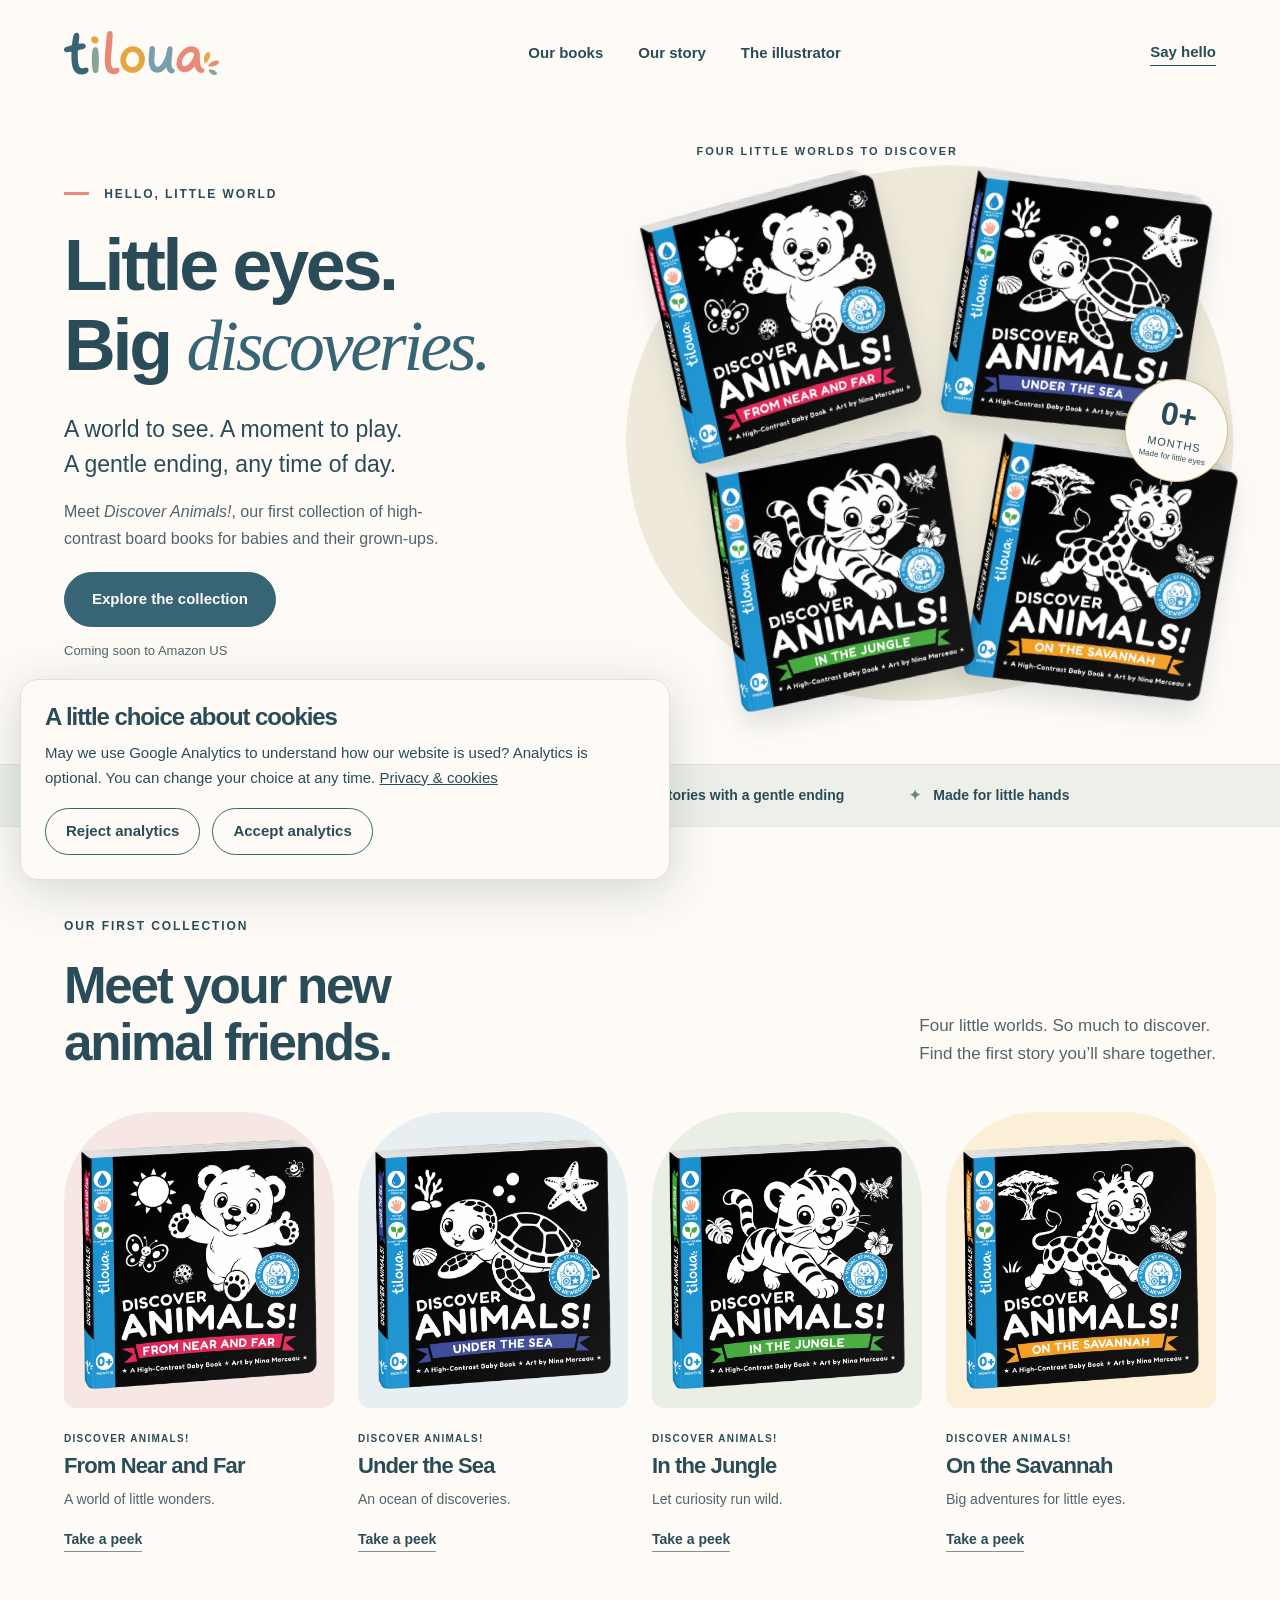
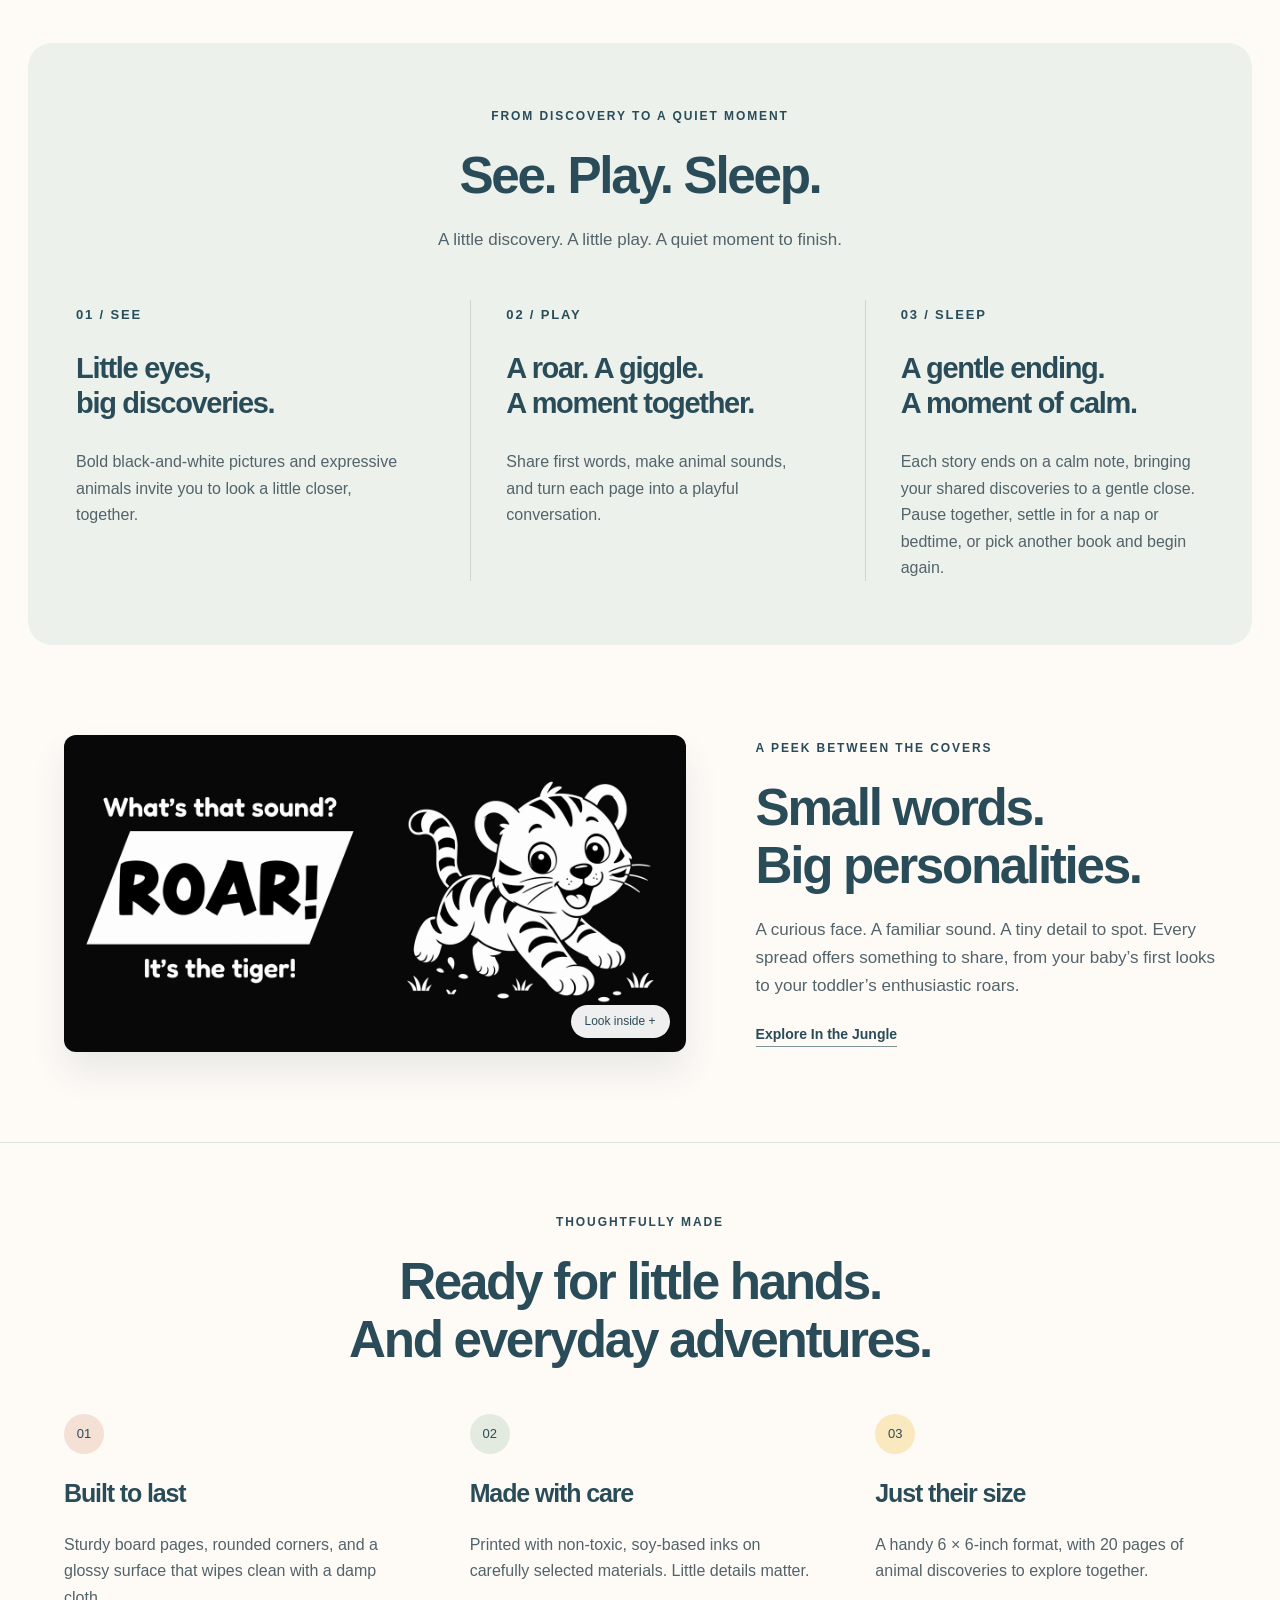
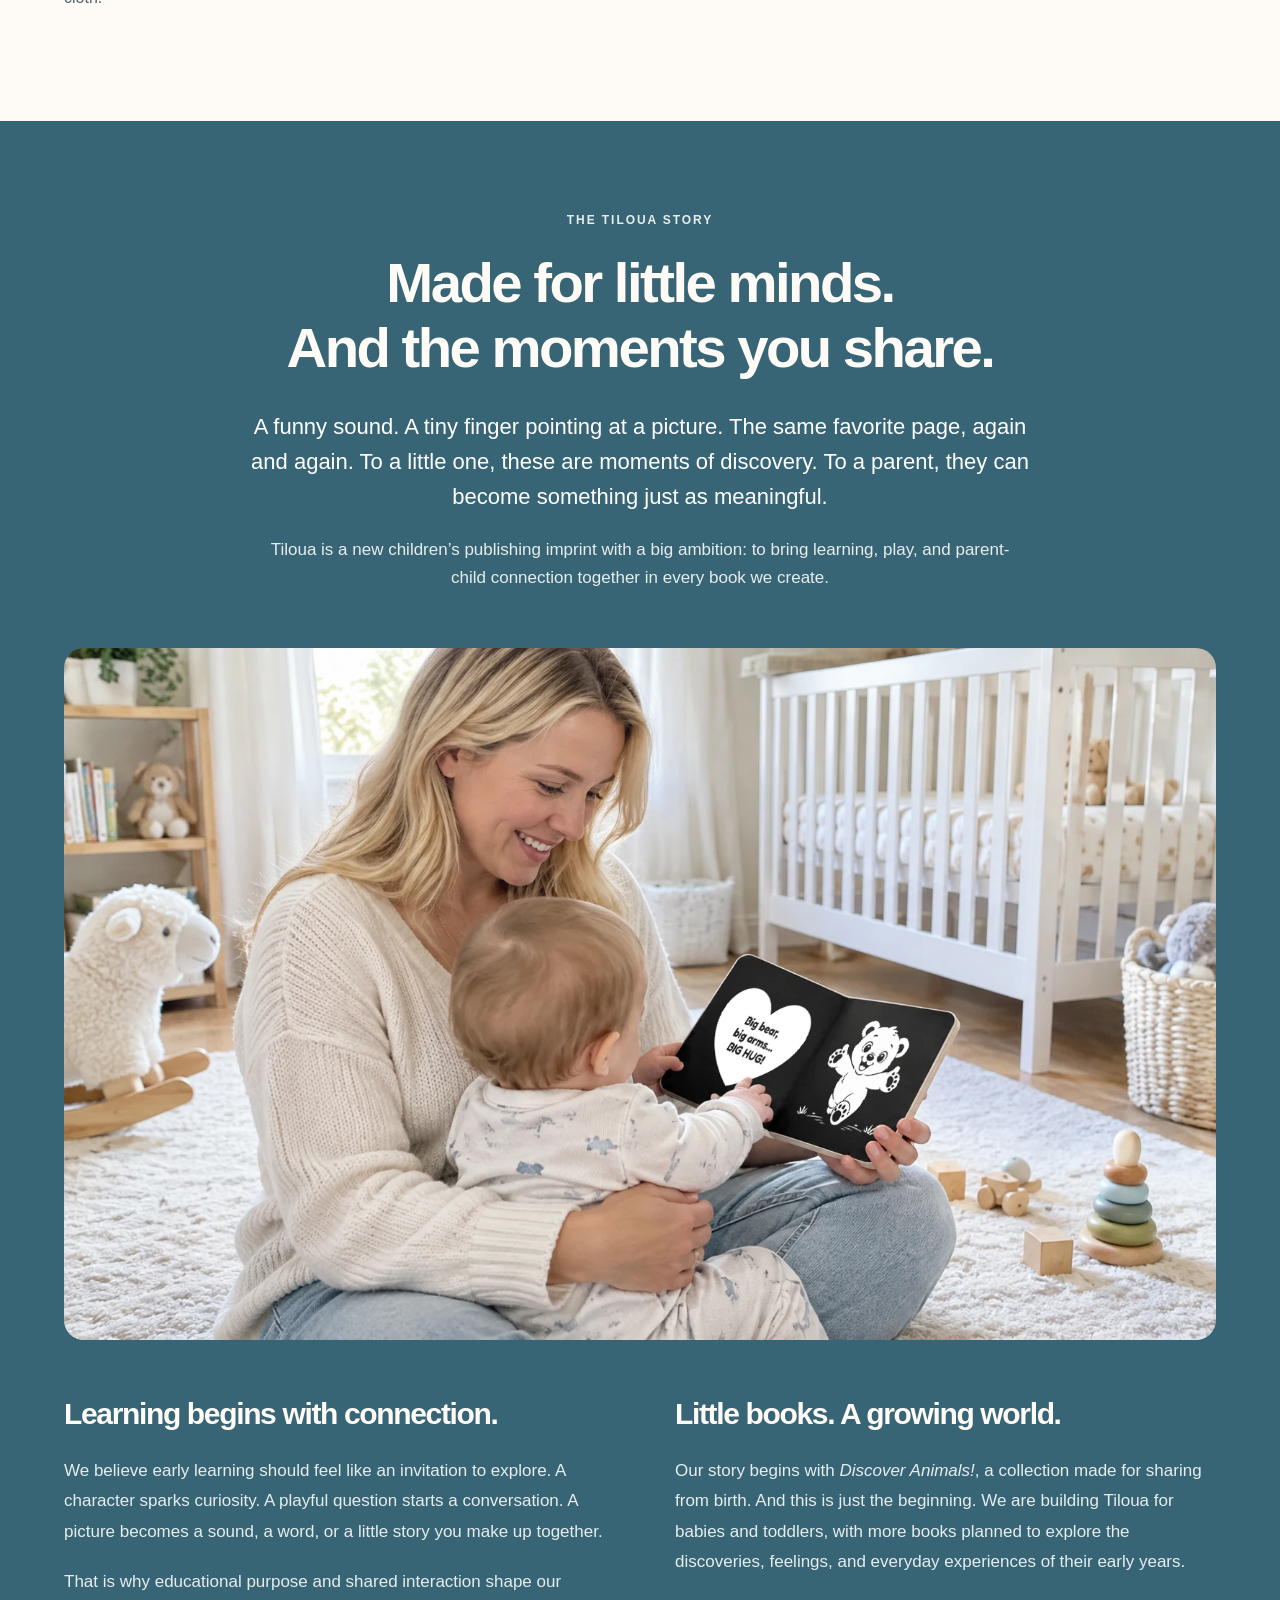
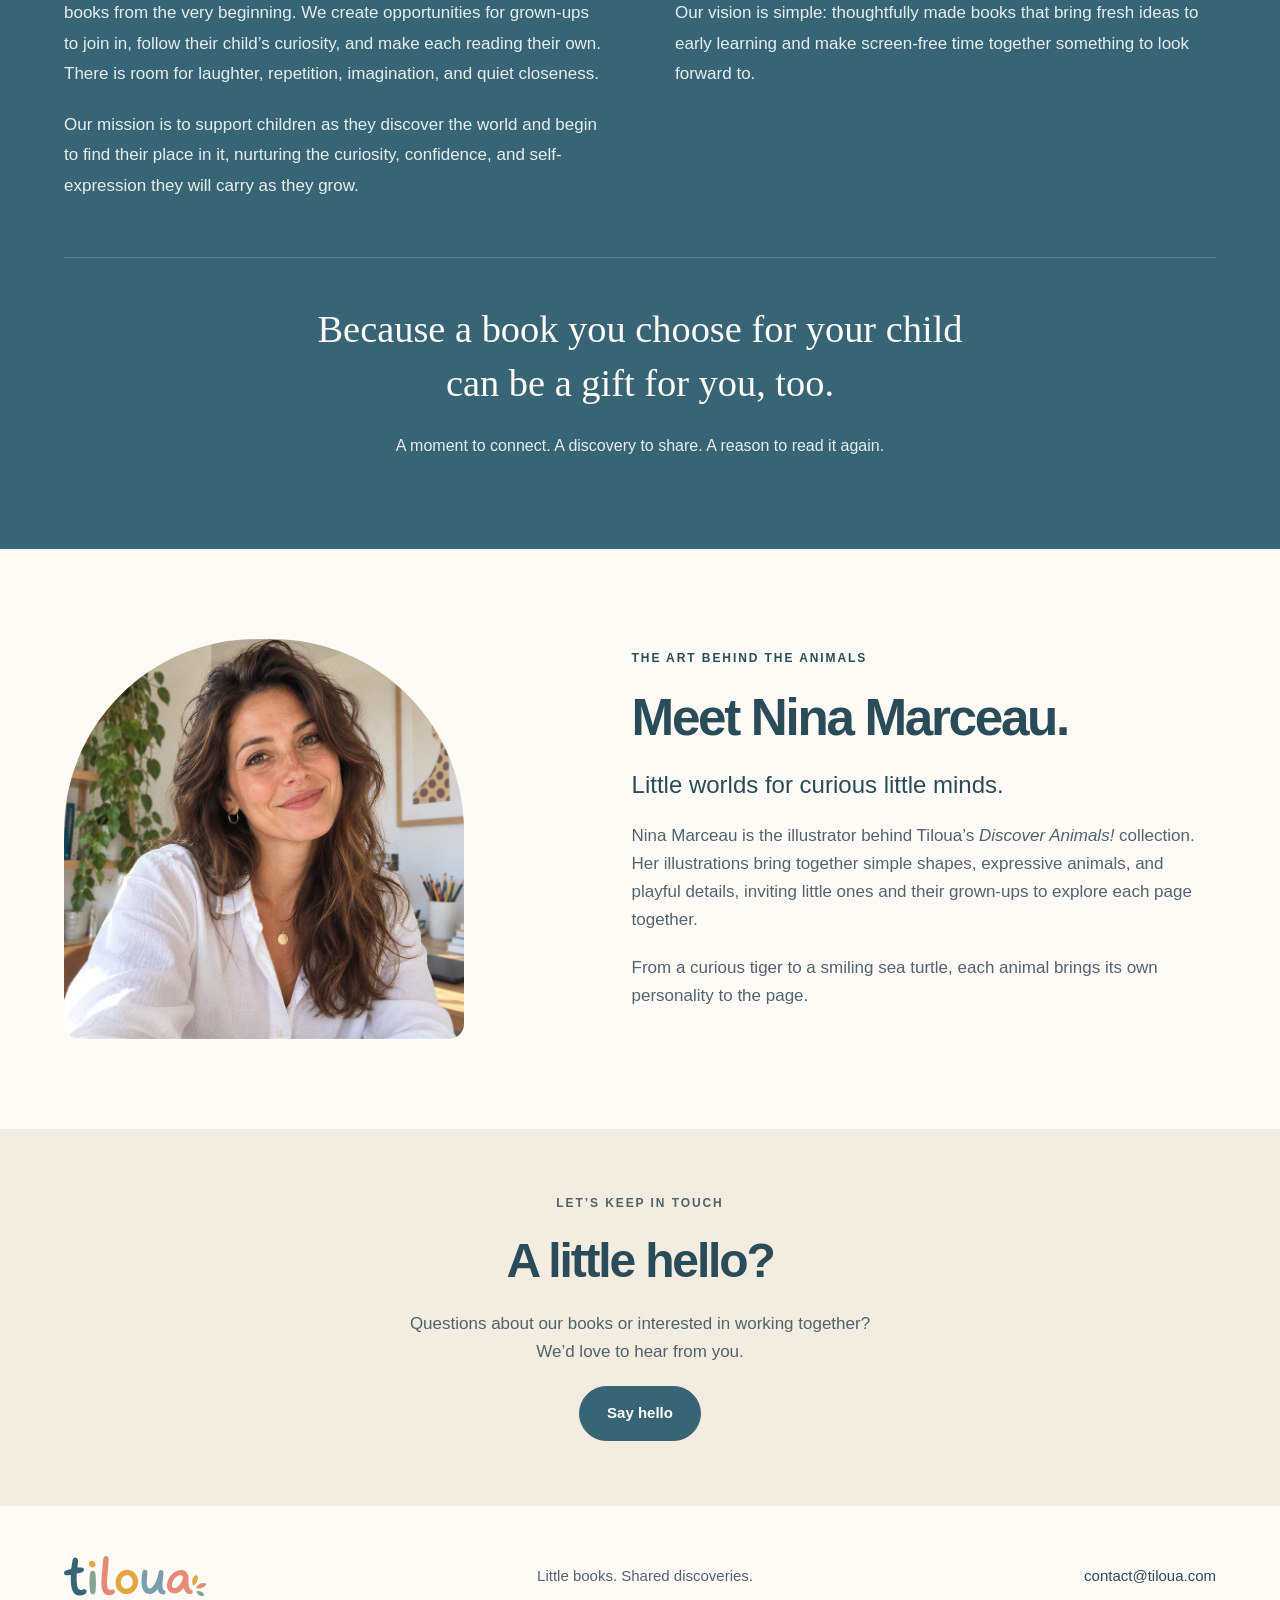
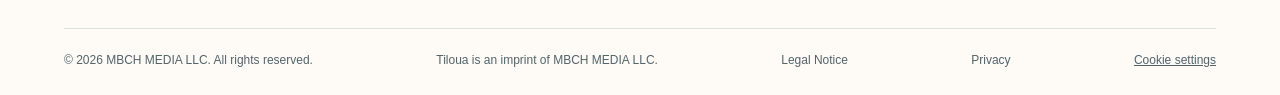
<file: index.html>
<!doctype html><html lang="en"><head><meta charset="utf-8"><meta name="viewport" content="width=device-width, initial-scale=1"><title>Tiloua | Little books. Big discoveries.</title><meta name="description" content="Discover Tiloua’s baby board books. Explore four high-contrast animal books for first words, interactive play, and bedtime stories."><meta name="theme-color" content="#fefbf7"><link rel="icon" type="image/svg+xml" href="assets/favicon.svg?v=7"><link rel="stylesheet" href="style.css?v=8"><script src="analytics-config.js" defer></script><script src="analytics.js?v=9" defer></script><script src="site.js" defer></script></head><body><a class="skip" href="#main">Skip to content</a><header class="header"><a class="brand" href="index.html" aria-label="Tiloua home"><img src="assets/logo.svg" alt="Tiloua" width="155" height="44"></a><nav aria-label="Main navigation"><a href="index.html#books">Our books</a><a href="index.html#about">Our story</a><a href="index.html#illustrator">The illustrator</a></nav><a class="contact-link" href="mailto:contact@tiloua.com">Say hello</a></header><main id="main"><section class="hero"><div class="hero-copy"><p class="eyebrow"><span class="small-line"></span> HELLO, LITTLE WORLD</p><h1>Little eyes.<br>Big <span>discoveries.</span></h1><p class="hero-desc">A world to see. A moment to play.<br>A gentle ending, any time of day.</p><p class="hero-detail">Meet <em>Discover Animals!</em>, our first collection of high-contrast board books for babies and their grown-ups.</p><a class="button" href="#books">Explore the collection</a><span class="launch-note">Coming soon to Amazon US</span></div><div class="hero-art" aria-label="The four Discover Animals! books"><div class="hero-oval"></div><span class="hero-caption">FOUR LITTLE WORLDS TO DISCOVER</span><img class="hero-book b1" src="assets/book-1.webp" alt="From Near and Far" width="650" height="700"><img class="hero-book b2" src="assets/book-2.webp" alt="Under the Sea" width="650" height="700"><img class="hero-book b3" src="assets/book-3.webp" alt="In the Jungle" width="650" height="700"><img class="hero-book b4" src="assets/book-4.webp" alt="On the Savannah" width="650" height="700"><span class="age-seal"><strong>0+</strong><span>MONTHS</span><small>Made for little eyes</small></span></div></section><div class="qualities"><span>Bold black & white</span><span>Playful first words</span><span>Stories with a gentle ending</span><span>Made for little hands</span></div><section class="section collection" id="books"><div class="collection-heading"><div><p class="eyebrow">OUR FIRST COLLECTION</p><h2>Meet your new<br>animal friends.</h2></div><p>Four little worlds. So much to discover.<br>Find the first story you’ll share together.</p></div><div class="book-grid"><article class="book-card"><a class="book-visual" style="--book-bg:#f7e7e4" href="books/from-near-and-far.html" aria-label="Explore From Near and Far"><img src="assets/book-1.webp" alt="Discover Animals! From Near and Far board book" width="650" height="700" loading="lazy"></a><p class="eyebrow">DISCOVER ANIMALS!</p><h3><a href="books/from-near-and-far.html">From Near and Far</a></h3><p>A world of little wonders.</p><a class="text-link" href="books/from-near-and-far.html">Take a peek</a></article><article class="book-card"><a class="book-visual" style="--book-bg:#e7eff2" href="books/under-the-sea.html" aria-label="Explore Under the Sea"><img src="assets/book-2.webp" alt="Discover Animals! Under the Sea board book" width="650" height="700" loading="lazy"></a><p class="eyebrow">DISCOVER ANIMALS!</p><h3><a href="books/under-the-sea.html">Under the Sea</a></h3><p>An ocean of discoveries.</p><a class="text-link" href="books/under-the-sea.html">Take a peek</a></article><article class="book-card"><a class="book-visual" style="--book-bg:#e9efe5" href="books/in-the-jungle.html" aria-label="Explore In the Jungle"><img src="assets/book-3.webp" alt="Discover Animals! In the Jungle board book" width="650" height="700" loading="lazy"></a><p class="eyebrow">DISCOVER ANIMALS!</p><h3><a href="books/in-the-jungle.html">In the Jungle</a></h3><p>Let curiosity run wild.</p><a class="text-link" href="books/in-the-jungle.html">Take a peek</a></article><article class="book-card"><a class="book-visual" style="--book-bg:#fbefd7" href="books/on-the-savannah.html" aria-label="Explore On the Savannah"><img src="assets/book-4.webp" alt="Discover Animals! On the Savannah board book" width="650" height="700" loading="lazy"></a><p class="eyebrow">DISCOVER ANIMALS!</p><h3><a href="books/on-the-savannah.html">On the Savannah</a></h3><p>Big adventures for little eyes.</p><a class="text-link" href="books/on-the-savannah.html">Take a peek</a></article></div></section><section class="journey section" aria-labelledby="journey-title"><div class="section-heading"><p class="eyebrow">FROM DISCOVERY TO A QUIET MOMENT</p><h2 id="journey-title">See. Play. Sleep.</h2><p>A little discovery. A little play. A quiet moment to finish.</p></div><div class="journey-grid"><article><span class="step">01 / SEE</span><h3>Little eyes,<br>big discoveries.</h3><p>Bold black-and-white pictures and expressive animals invite you to look a little closer, together.</p></article><article><span class="step">02 / PLAY</span><h3>A roar. A giggle.<br>A moment together.</h3><p>Share first words, make animal sounds, and turn each page into a playful conversation.</p></article><article><span class="step">03 / SLEEP</span><h3>A gentle ending.<br>A moment of calm.</h3><p>Each story ends on a calm note, bringing your shared discoveries to a gentle close. Pause together, settle in for a nap or bedtime, or pick another book and begin again.</p></article></div></section><section class="section peek"><div class="peek-image"><button class="enlarge" data-image="assets/spread-3-1.webp" data-caption="A peek inside In the Jungle" aria-label="Enlarge the tiger spread from In the Jungle"><img src="assets/spread-3-1.webp" alt="A black-and-white tiger beside the words: What’s that sound? ROAR! It’s the tiger!" width="1400" height="700" loading="lazy"><span>Look inside +</span></button></div><div class="peek-copy"><p class="eyebrow">A PEEK BETWEEN THE COVERS</p><h2>Small words.<br>Big personalities.</h2><p>A curious face. A familiar sound. A tiny detail to spot. Every spread offers something to share, from your baby’s first looks to your toddler’s enthusiastic roars.</p><a class="text-link" href="books/in-the-jungle.html">Explore In the Jungle</a></div></section><section class="care section"><div class="section-heading"><p class="eyebrow">THOUGHTFULLY MADE</p><h2>Ready for little hands.<br>And everyday adventures.</h2></div><div class="care-grid"><article><span class="care-number">01</span><h3>Built to last</h3><p>Sturdy board pages, rounded corners, and a glossy surface that wipes clean with a damp cloth.</p></article><article><span class="care-number">02</span><h3>Made with care</h3><p>Printed with non-toxic, soy-based inks on carefully selected materials. Little details matter.</p></article><article><span class="care-number">03</span><h3>Just their size</h3><p>A handy 6 × 6-inch format, with 20 pages of animal discoveries to explore together.</p></article></div></section><section class="about section" id="about" aria-labelledby="story-title"><div class="story-intro"><p class="eyebrow">THE TILOUA STORY</p><h2 id="story-title">Made for little minds.<br>And the moments you share.</h2><p class="large-copy">A funny sound. A tiny finger pointing at a picture. The same favorite page, again and again. To a little one, these are moments of discovery. To a parent, they can become something just as meaningful.</p><p>Tiloua is a new children’s publishing imprint with a big ambition: to bring learning, play, and parent-child connection together in every book we create.</p></div><figure class="story-photo"><img src="assets/our-story-1600.webp" srcset="assets/our-story-800.webp 800w, assets/our-story-1600.webp 1600w" sizes="(max-width: 700px) 88vw, (max-width: 1360px) 90vw, 1224px" alt="A parent and baby sharing a Discover Animals! book, with the baby reaching toward the bear illustration." width="1619" height="971" loading="lazy" decoding="async"></figure><div class="story-chapters"><div><h3>Learning begins with connection.</h3><p>We believe early learning should feel like an invitation to explore. A character sparks curiosity. A playful question starts a conversation. A picture becomes a sound, a word, or a little story you make up together.</p><p>That is why educational purpose and shared interaction shape our books from the very beginning. We create opportunities for grown-ups to join in, follow their child’s curiosity, and make each reading their own. There is room for laughter, repetition, imagination, and quiet closeness.</p><p>Our mission is to support children as they discover the world and begin to find their place in it, nurturing the curiosity, confidence, and self-expression they will carry as they grow.</p></div><div><h3>Little books. A growing world.</h3><p>Our story begins with <em>Discover Animals!</em>, a collection made for sharing from birth. And this is just the beginning. We are building Tiloua for babies and toddlers, with more books planned to explore the discoveries, feelings, and everyday experiences of their early years.</p><p>Our vision is simple: thoughtfully made books that bring fresh ideas to early learning and make screen-free time together something to look forward to.</p></div></div><div class="story-closing"><p>Because a book you choose for your child<br>can be a gift for you, too.</p><p class="story-signature">A moment to connect. A discovery to share. A reason to read it again.</p></div></section><section class="illustrator section" id="illustrator"><figure><img src="assets/nina.webp" alt="Nina Marceau" width="750" height="750" loading="lazy"></figure><div><p class="eyebrow">THE ART BEHIND THE ANIMALS</p><h2>Meet Nina Marceau.</h2><p class="large-copy">Little worlds for curious little minds.</p><p>Nina Marceau is the illustrator behind Tiloua’s <em>Discover Animals!</em> collection. Her illustrations bring together simple shapes, expressive animals, and playful details, inviting little ones and their grown-ups to explore each page together.</p><p>From a curious tiger to a smiling sea turtle, each animal brings its own personality to the page.</p></div></section><section class="hello section"><p class="eyebrow">LET’S KEEP IN TOUCH</p><h2>A little hello?</h2><p>Questions about our books or interested in working together?<br>We’d love to hear from you.</p><a class="button" href="mailto:contact@tiloua.com">Say hello</a></section></main><dialog id="lightbox" aria-label="Book preview"><button class="close-dialog" aria-label="Close preview">Close ×</button><img alt=""><p></p></dialog><footer><div class="footer-top"><a href="index.html"><img src="assets/logo.svg" alt="Tiloua" width="142" height="41"></a><p>Little books. Shared discoveries.</p><a href="mailto:contact@tiloua.com">contact@tiloua.com</a></div><div class="footer-bottom"><span>© 2026 MBCH MEDIA LLC. All rights reserved.</span><span>Tiloua is an imprint of MBCH MEDIA LLC.</span><a href="legal.html">Legal Notice</a><a href="privacy.html">Privacy</a><button type="button" class="cookie-settings" hidden>Cookie settings</button></div></footer></body></html>
</file>
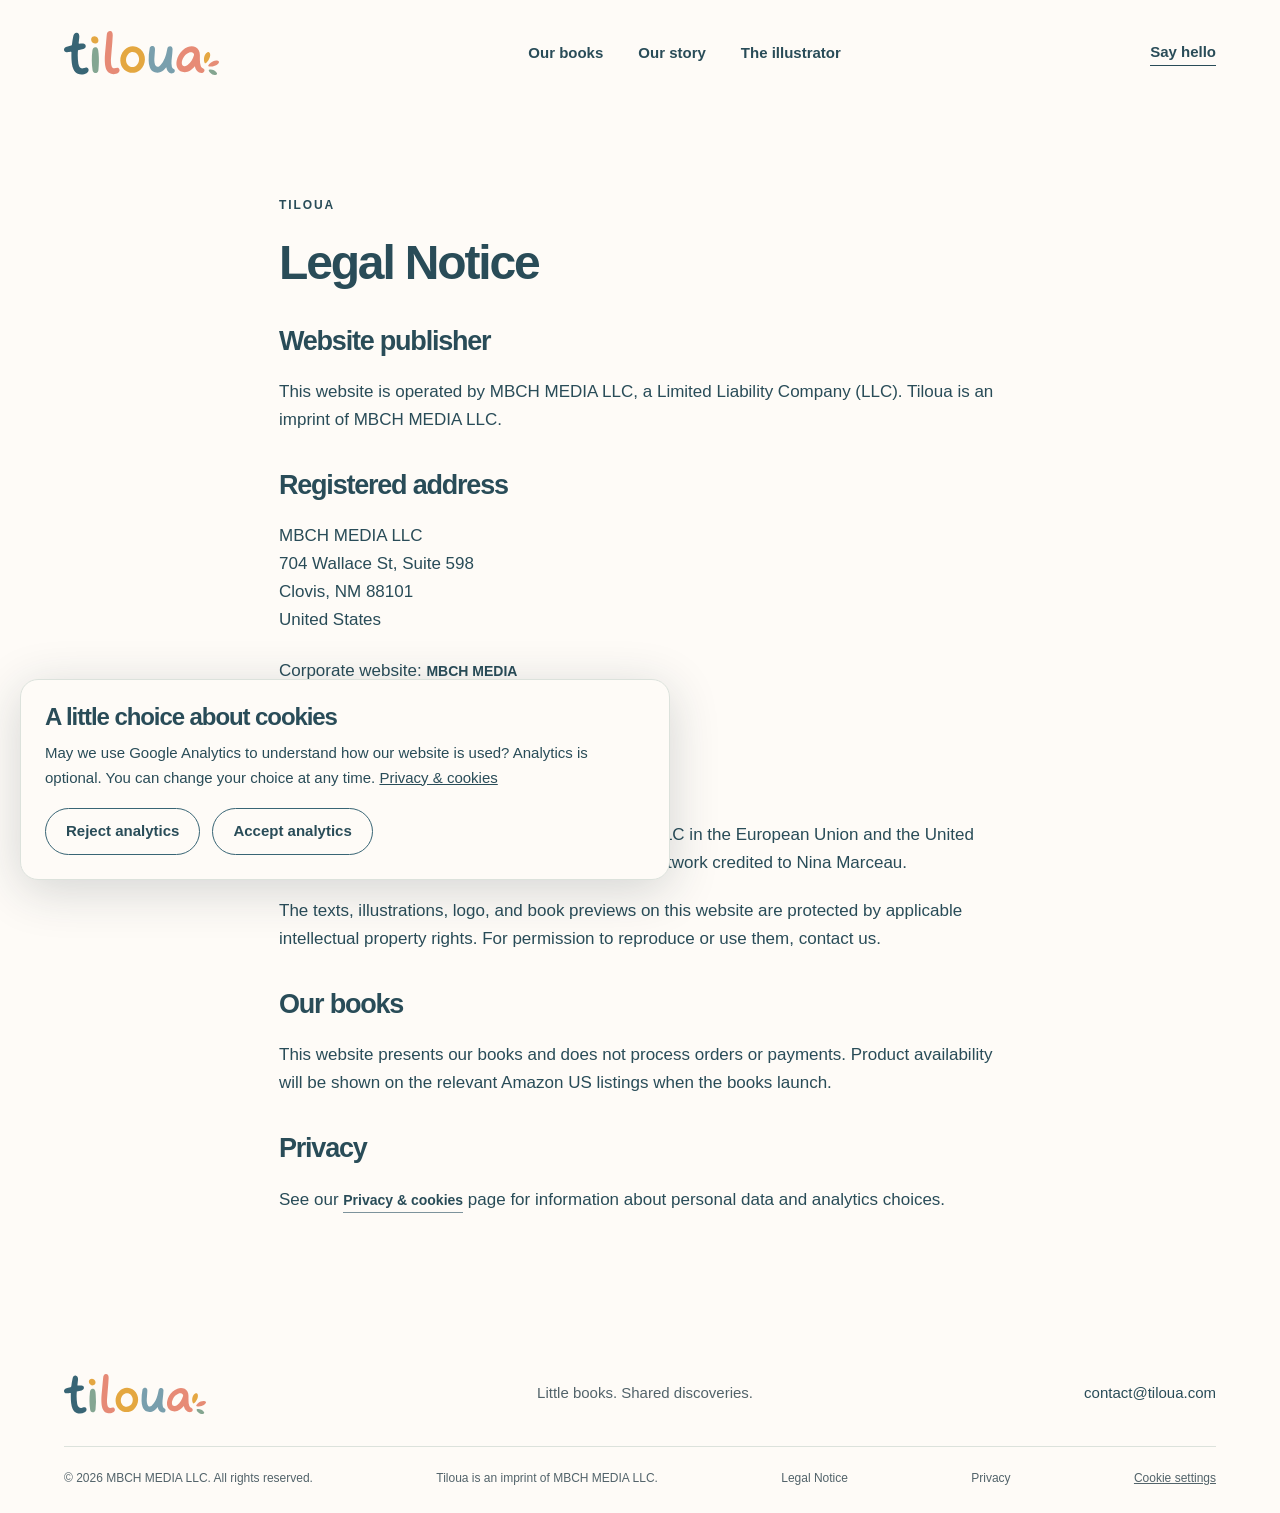
<file: legal.html>
<!doctype html><html lang="en"><head><meta charset="utf-8"><meta name="viewport" content="width=device-width, initial-scale=1"><title>Legal Notice | Tiloua</title><meta name="description" content="Publisher and ownership information for Tiloua."><meta name="theme-color" content="#fefbf7"><link rel="icon" type="image/svg+xml" href="assets/favicon.svg?v=7"><link rel="stylesheet" href="style.css?v=8"><script src="analytics-config.js" defer></script><script src="analytics.js?v=9" defer></script><script src="site.js" defer></script></head><body><a class="skip" href="#main">Skip to content</a><header class="header"><a class="brand" href="index.html" aria-label="Tiloua home"><img src="assets/logo.svg" alt="Tiloua" width="155" height="44"></a><nav aria-label="Main navigation"><a href="index.html#books">Our books</a><a href="index.html#about">Our story</a><a href="index.html#illustrator">The illustrator</a></nav><a class="contact-link" href="mailto:contact@tiloua.com">Say hello</a></header><main id="main" class="privacy section"><p class="eyebrow">TILOUA</p><h1>Legal Notice</h1><h2>Website publisher</h2><p>This website is operated by MBCH MEDIA LLC, a Limited Liability Company (LLC). Tiloua is an imprint of MBCH MEDIA LLC.</p><h2>Registered address</h2><address>MBCH MEDIA LLC<br>704 Wallace St, Suite 598<br>Clovis, NM 88101<br>United States</address><p>Corporate website: <a class="text-link" href="https://mbchmedia.com/legal.html" target="_blank" rel="noopener noreferrer">MBCH MEDIA</a></p><p>Contact: <a class="text-link" href="mailto:contact@tiloua.com">contact@tiloua.com</a></p><h2>Brand and creative work</h2><p>Tiloua is a registered trademark of MBCH MEDIA LLC in the European Union and the United States. The Discover Animals! collection features artwork credited to Nina Marceau.</p><p>The texts, illustrations, logo, and book previews on this website are protected by applicable intellectual property rights. For permission to reproduce or use them, contact us.</p><h2>Our books</h2><p>This website presents our books and does not process orders or payments. Product availability will be shown on the relevant Amazon US listings when the books launch.</p><h2>Privacy</h2><p>See our <a class="text-link" href="privacy.html">Privacy & cookies</a> page for information about personal data and analytics choices.</p></main><footer><div class="footer-top"><a href="index.html"><img src="assets/logo.svg" alt="Tiloua" width="142" height="41"></a><p>Little books. Shared discoveries.</p><a href="mailto:contact@tiloua.com">contact@tiloua.com</a></div><div class="footer-bottom"><span>© 2026 MBCH MEDIA LLC. All rights reserved.</span><span>Tiloua is an imprint of MBCH MEDIA LLC.</span><a href="legal.html">Legal Notice</a><a href="privacy.html">Privacy</a><button type="button" class="cookie-settings" hidden>Cookie settings</button></div></footer></body></html>
</file>
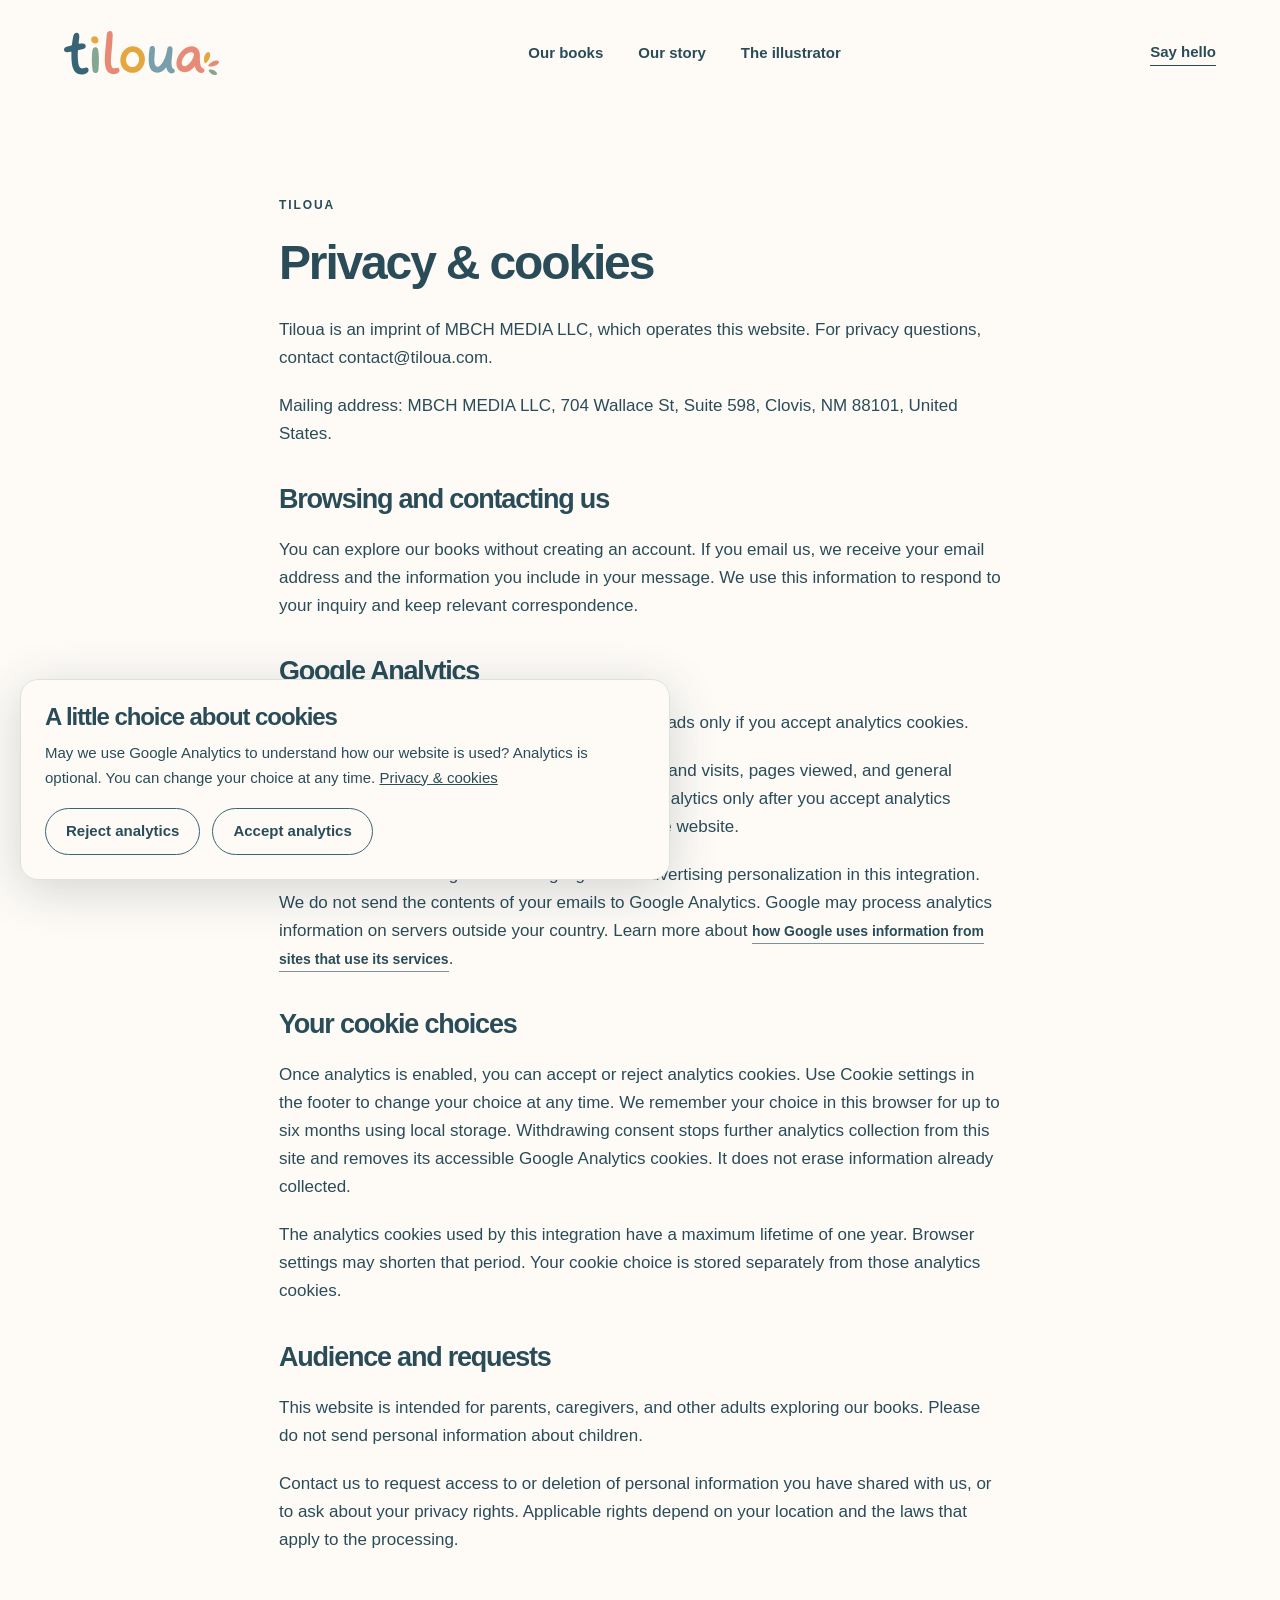
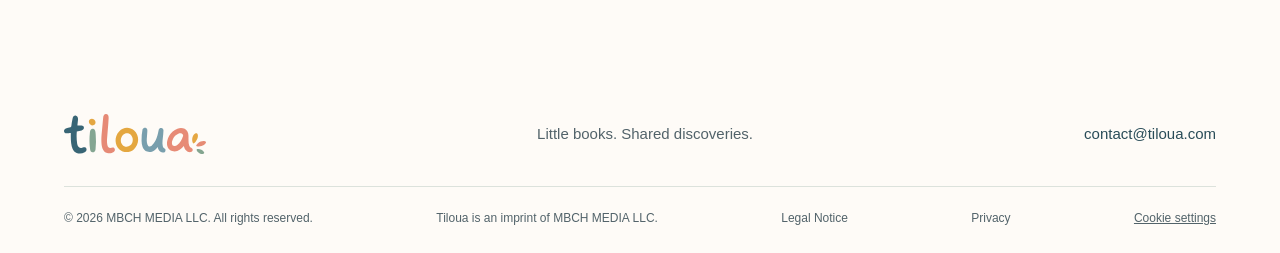
<file: privacy.html>
<!doctype html><html lang="en"><head><meta charset="utf-8"><meta name="viewport" content="width=device-width, initial-scale=1"><title>Privacy | Tiloua</title><meta name="description" content="Privacy and cookie information for the Tiloua website."><meta name="theme-color" content="#fefbf7"><link rel="icon" type="image/svg+xml" href="assets/favicon.svg?v=7"><link rel="stylesheet" href="style.css?v=8"><script src="analytics-config.js" defer></script><script src="analytics.js?v=9" defer></script><script src="site.js" defer></script></head><body><a class="skip" href="#main">Skip to content</a><header class="header"><a class="brand" href="index.html" aria-label="Tiloua home"><img src="assets/logo.svg" alt="Tiloua" width="155" height="44"></a><nav aria-label="Main navigation"><a href="index.html#books">Our books</a><a href="index.html#about">Our story</a><a href="index.html#illustrator">The illustrator</a></nav><a class="contact-link" href="mailto:contact@tiloua.com">Say hello</a></header><main id="main" class="privacy section"><p class="eyebrow">TILOUA</p><h1>Privacy & cookies</h1><p>Tiloua is an imprint of MBCH MEDIA LLC, which operates this website. For privacy questions, contact <a href="mailto:contact@tiloua.com">contact@tiloua.com</a>.</p><p>Mailing address: MBCH MEDIA LLC, 704 Wallace St, Suite 598, Clovis, NM 88101, United States.</p><h2>Browsing and contacting us</h2><p>You can explore our books without creating an account. If you email us, we receive your email address and the information you include in your message. We use this information to respond to your inquiry and keep relevant correspondence.</p><h2>Google Analytics</h2><p data-analytics-status>Google Analytics is available on this website, and loads only if you accept analytics cookies.</p><p>When enabled, Google Analytics 4 helps us understand visits, pages viewed, and general device and browser information. We load Google Analytics only after you accept analytics cookies. Refusing does not affect your access to the website.</p><p>We do not enable Google advertising signals or advertising personalization in this integration. We do not send the contents of your emails to Google Analytics. Google may process analytics information on servers outside your country. Learn more about <a class="text-link" href="https://policies.google.com/technologies/partner-sites" target="_blank" rel="noopener noreferrer">how Google uses information from sites that use its services</a>.</p><h2>Your cookie choices</h2><p>Once analytics is enabled, you can accept or reject analytics cookies. Use Cookie settings in the footer to change your choice at any time. We remember your choice in this browser for up to six months using local storage. Withdrawing consent stops further analytics collection from this site and removes its accessible Google Analytics cookies. It does not erase information already collected.</p><p>The analytics cookies used by this integration have a maximum lifetime of one year. Browser settings may shorten that period. Your cookie choice is stored separately from those analytics cookies.</p><h2>Audience and requests</h2><p>This website is intended for parents, caregivers, and other adults exploring our books. Please do not send personal information about children.</p><p>Contact us to request access to or deletion of personal information you have shared with us, or to ask about your privacy rights. Applicable rights depend on your location and the laws that apply to the processing.</p></main><footer><div class="footer-top"><a href="index.html"><img src="assets/logo.svg" alt="Tiloua" width="142" height="41"></a><p>Little books. Shared discoveries.</p><a href="mailto:contact@tiloua.com">contact@tiloua.com</a></div><div class="footer-bottom"><span>© 2026 MBCH MEDIA LLC. All rights reserved.</span><span>Tiloua is an imprint of MBCH MEDIA LLC.</span><a href="legal.html">Legal Notice</a><a href="privacy.html">Privacy</a><button type="button" class="cookie-settings" hidden>Cookie settings</button></div></footer></body></html>
</file>
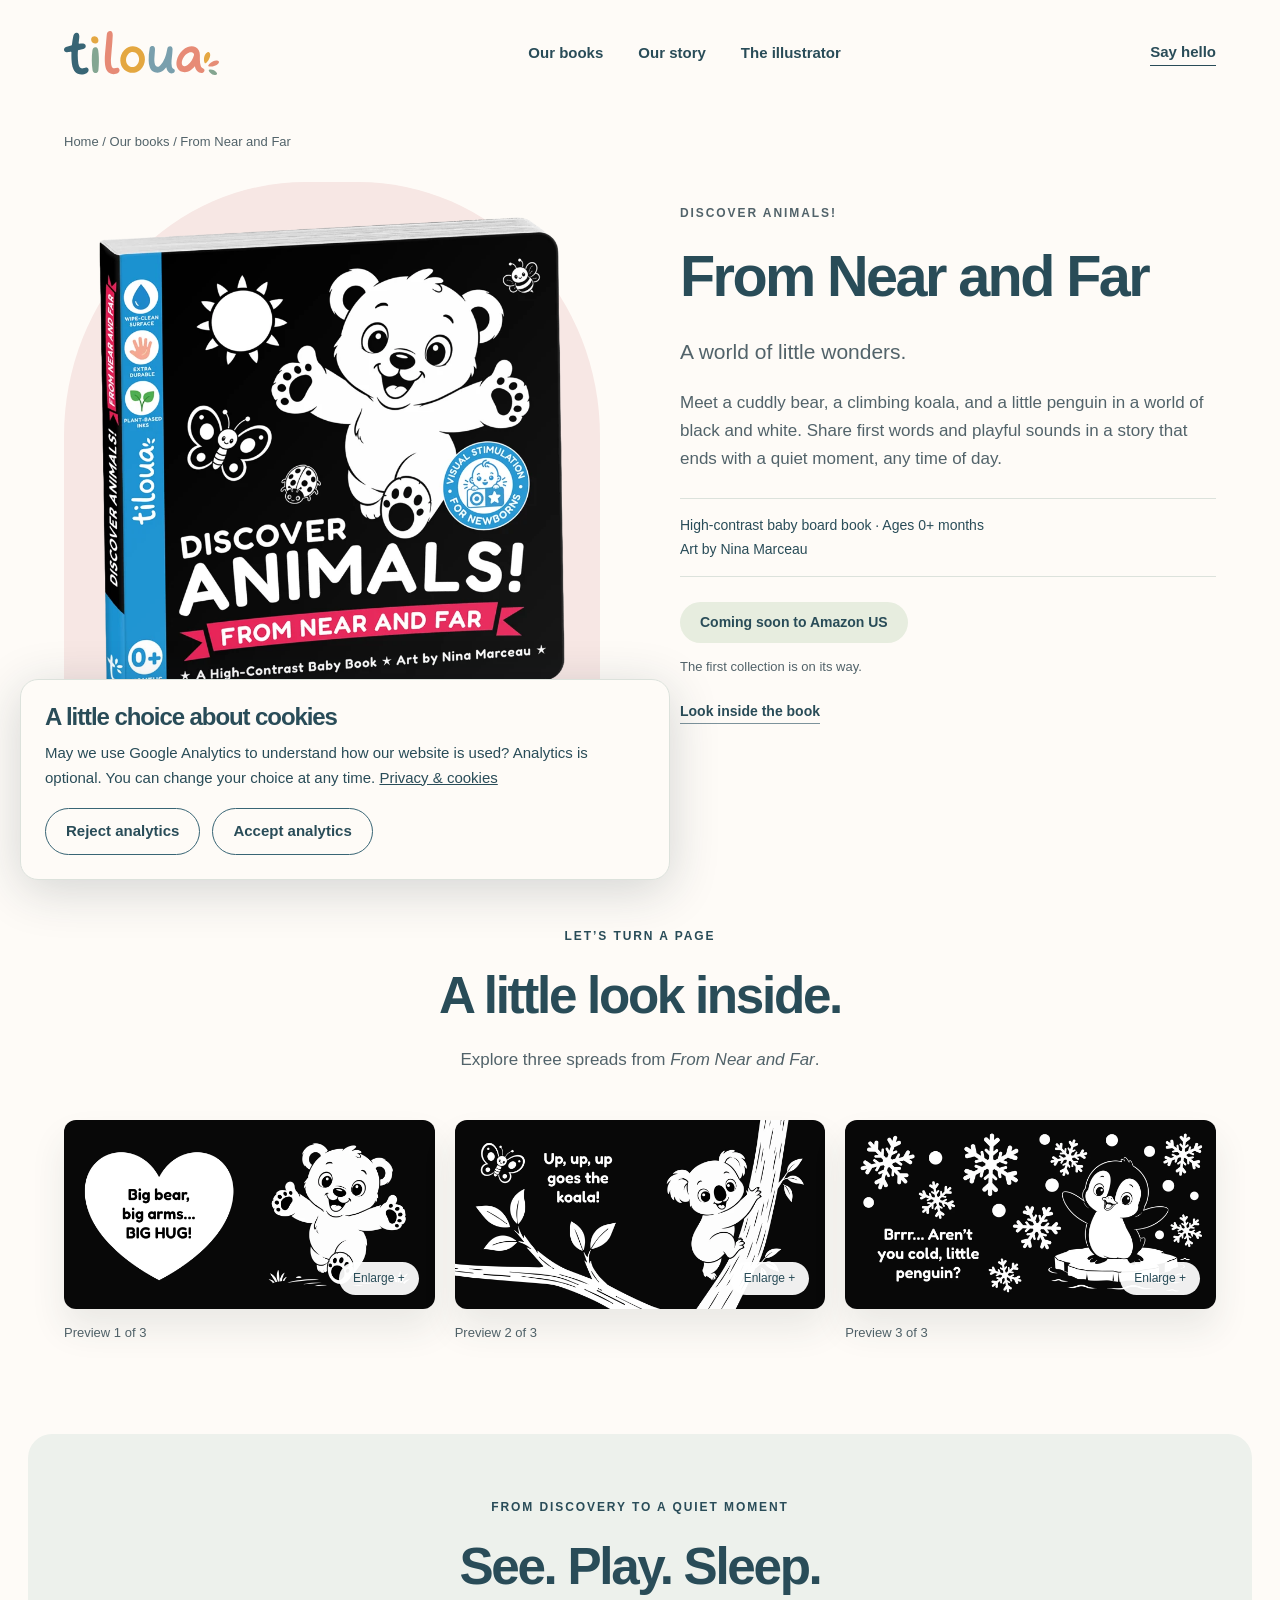
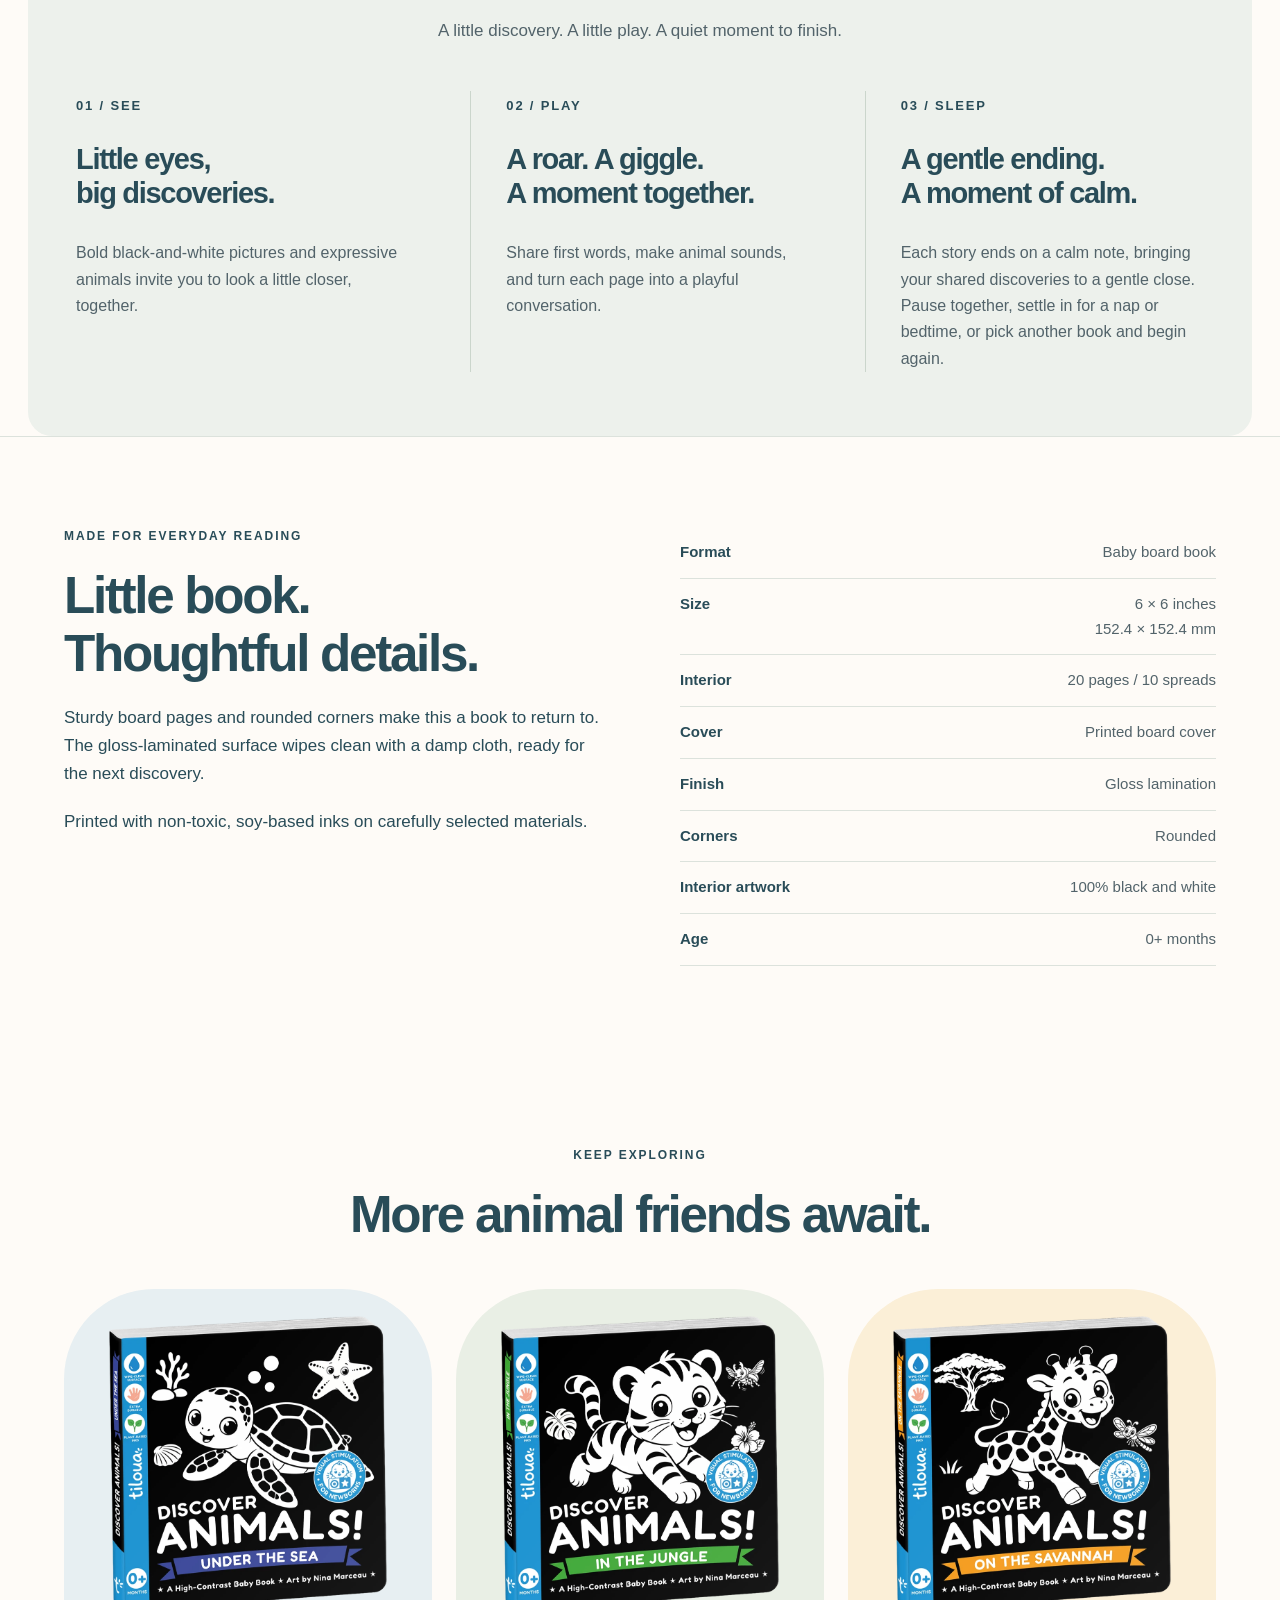
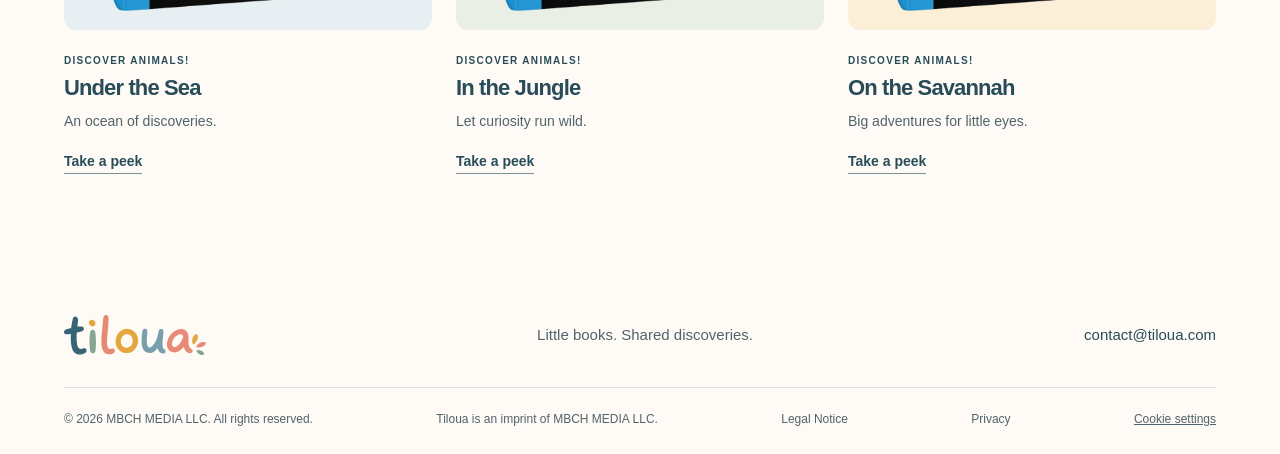
<file: books/from-near-and-far.html>
<!doctype html><html lang="en"><head><meta charset="utf-8"><meta name="viewport" content="width=device-width, initial-scale=1"><title>Discover Animals! From Near and Far | Tiloua</title><meta name="description" content="From Near and Far: a high-contrast baby board book for ages 0+ months. Bold animal pictures, first words, interactive play, and a gentle bedtime story."><meta name="theme-color" content="#fefbf7"><link rel="icon" type="image/svg+xml" href="../assets/favicon.svg?v=7"><link rel="stylesheet" href="../style.css?v=8"><script src="../analytics-config.js" defer></script><script src="../analytics.js?v=9" defer></script><script src="../site.js" defer></script></head><body><a class="skip" href="#main">Skip to content</a><header class="header"><a class="brand" href="../index.html" aria-label="Tiloua home"><img src="../assets/logo.svg" alt="Tiloua" width="155" height="44"></a><nav aria-label="Main navigation"><a href="../index.html#books">Our books</a><a href="../index.html#about">Our story</a><a href="../index.html#illustrator">The illustrator</a></nav><a class="contact-link" href="mailto:contact@tiloua.com">Say hello</a></header><main id="main"><section class="product section"><div class="breadcrumb"><a href="../index.html">Home</a> / <a href="../index.html#books">Our books</a> / From Near and Far</div><div class="product-main"><div class="product-cover" style="--book-bg:#f7e7e4"><img src="../assets/book-1.webp" alt="Discover Animals! From Near and Far board book" width="650" height="700"></div><div class="product-copy"><p class="eyebrow">DISCOVER ANIMALS!</p><h1>From Near and Far</h1><p class="tagline">A world of little wonders.</p><p>Meet a cuddly bear, a climbing koala, and a little penguin in a world of black and white. Share first words and playful sounds in a story that ends with a quiet moment, any time of day.</p><div class="product-meta">High-contrast baby board book · Ages 0+ months<br>Art by Nina Marceau</div><span class="coming">Coming soon to Amazon US</span><p class="launch-note">The first collection is on its way.</p><a class="text-link" href="#inside">Look inside the book</a></div></div></section><section class="section" id="inside"><div class="section-heading"><p class="eyebrow">LET’S TURN A PAGE</p><h2>A little look inside.</h2><p>Explore three spreads from <em>From Near and Far</em>.</p></div><div class="product-gallery"><figure><button class="enlarge" data-image="../assets/spread-1-1.webp" data-caption="From Near and Far · Preview 1 of 3" aria-label="Enlarge preview 1: A little bear beside a heart and the words Big bear, big arms... BIG HUG!"><img src="../assets/spread-1-1.webp" alt="A little bear beside a heart and the words Big bear, big arms... BIG HUG!" width="1400" height="700" loading="lazy"><span>Enlarge +</span></button><figcaption>Preview 1 of 3</figcaption></figure><figure><button class="enlarge" data-image="../assets/spread-1-2.webp" data-caption="From Near and Far · Preview 2 of 3" aria-label="Enlarge preview 2: A koala climbing a tree"><img src="../assets/spread-1-2.webp" alt="A koala climbing a tree" width="1400" height="700" loading="lazy"><span>Enlarge +</span></button><figcaption>Preview 2 of 3</figcaption></figure><figure><button class="enlarge" data-image="../assets/spread-1-3.webp" data-caption="From Near and Far · Preview 3 of 3" aria-label="Enlarge preview 3: A penguin surrounded by snowflakes"><img src="../assets/spread-1-3.webp" alt="A penguin surrounded by snowflakes" width="1400" height="700" loading="lazy"><span>Enlarge +</span></button><figcaption>Preview 3 of 3</figcaption></figure></div></section><section class="journey section" aria-labelledby="journey-title"><div class="section-heading"><p class="eyebrow">FROM DISCOVERY TO A QUIET MOMENT</p><h2 id="journey-title">See. Play. Sleep.</h2><p>A little discovery. A little play. A quiet moment to finish.</p></div><div class="journey-grid"><article><span class="step">01 / SEE</span><h3>Little eyes,<br>big discoveries.</h3><p>Bold black-and-white pictures and expressive animals invite you to look a little closer, together.</p></article><article><span class="step">02 / PLAY</span><h3>A roar. A giggle.<br>A moment together.</h3><p>Share first words, make animal sounds, and turn each page into a playful conversation.</p></article><article><span class="step">03 / SLEEP</span><h3>A gentle ending.<br>A moment of calm.</h3><p>Each story ends on a calm note, bringing your shared discoveries to a gentle close. Pause together, settle in for a nap or bedtime, or pick another book and begin again.</p></article></div></section><section class="section specs"><div><p class="eyebrow">MADE FOR EVERYDAY READING</p><h2>Little book.<br>Thoughtful details.</h2><p>Sturdy board pages and rounded corners make this a book to return to. The gloss-laminated surface wipes clean with a damp cloth, ready for the next discovery.</p><p>Printed with non-toxic, soy-based inks on carefully selected materials.</p></div><dl><div><dt>Format</dt><dd>Baby board book</dd></div><div><dt>Size</dt><dd>6 × 6 inches<br>152.4 × 152.4 mm</dd></div><div><dt>Interior</dt><dd>20 pages / 10 spreads</dd></div><div><dt>Cover</dt><dd>Printed board cover</dd></div><div><dt>Finish</dt><dd>Gloss lamination</dd></div><div><dt>Corners</dt><dd>Rounded</dd></div><div><dt>Interior artwork</dt><dd>100% black and white</dd></div><div><dt>Age</dt><dd>0+ months</dd></div></dl></section><section class="section other-books"><div class="section-heading"><p class="eyebrow">KEEP EXPLORING</p><h2>More animal friends await.</h2></div><div class="book-grid"><article class="book-card"><a class="book-visual" style="--book-bg:#e7eff2" href="../books/under-the-sea.html" aria-label="Explore Under the Sea"><img src="../assets/book-2.webp" alt="Discover Animals! Under the Sea board book" width="650" height="700" loading="lazy"></a><p class="eyebrow">DISCOVER ANIMALS!</p><h3><a href="../books/under-the-sea.html">Under the Sea</a></h3><p>An ocean of discoveries.</p><a class="text-link" href="../books/under-the-sea.html">Take a peek</a></article><article class="book-card"><a class="book-visual" style="--book-bg:#e9efe5" href="../books/in-the-jungle.html" aria-label="Explore In the Jungle"><img src="../assets/book-3.webp" alt="Discover Animals! In the Jungle board book" width="650" height="700" loading="lazy"></a><p class="eyebrow">DISCOVER ANIMALS!</p><h3><a href="../books/in-the-jungle.html">In the Jungle</a></h3><p>Let curiosity run wild.</p><a class="text-link" href="../books/in-the-jungle.html">Take a peek</a></article><article class="book-card"><a class="book-visual" style="--book-bg:#fbefd7" href="../books/on-the-savannah.html" aria-label="Explore On the Savannah"><img src="../assets/book-4.webp" alt="Discover Animals! On the Savannah board book" width="650" height="700" loading="lazy"></a><p class="eyebrow">DISCOVER ANIMALS!</p><h3><a href="../books/on-the-savannah.html">On the Savannah</a></h3><p>Big adventures for little eyes.</p><a class="text-link" href="../books/on-the-savannah.html">Take a peek</a></article></div></section></main><dialog id="lightbox" aria-label="Book preview"><button class="close-dialog" aria-label="Close preview">Close ×</button><img alt=""><p></p></dialog><footer><div class="footer-top"><a href="../index.html"><img src="../assets/logo.svg" alt="Tiloua" width="142" height="41"></a><p>Little books. Shared discoveries.</p><a href="mailto:contact@tiloua.com">contact@tiloua.com</a></div><div class="footer-bottom"><span>© 2026 MBCH MEDIA LLC. All rights reserved.</span><span>Tiloua is an imprint of MBCH MEDIA LLC.</span><a href="../legal.html">Legal Notice</a><a href="../privacy.html">Privacy</a><button type="button" class="cookie-settings" hidden>Cookie settings</button></div></footer></body></html>
</file>
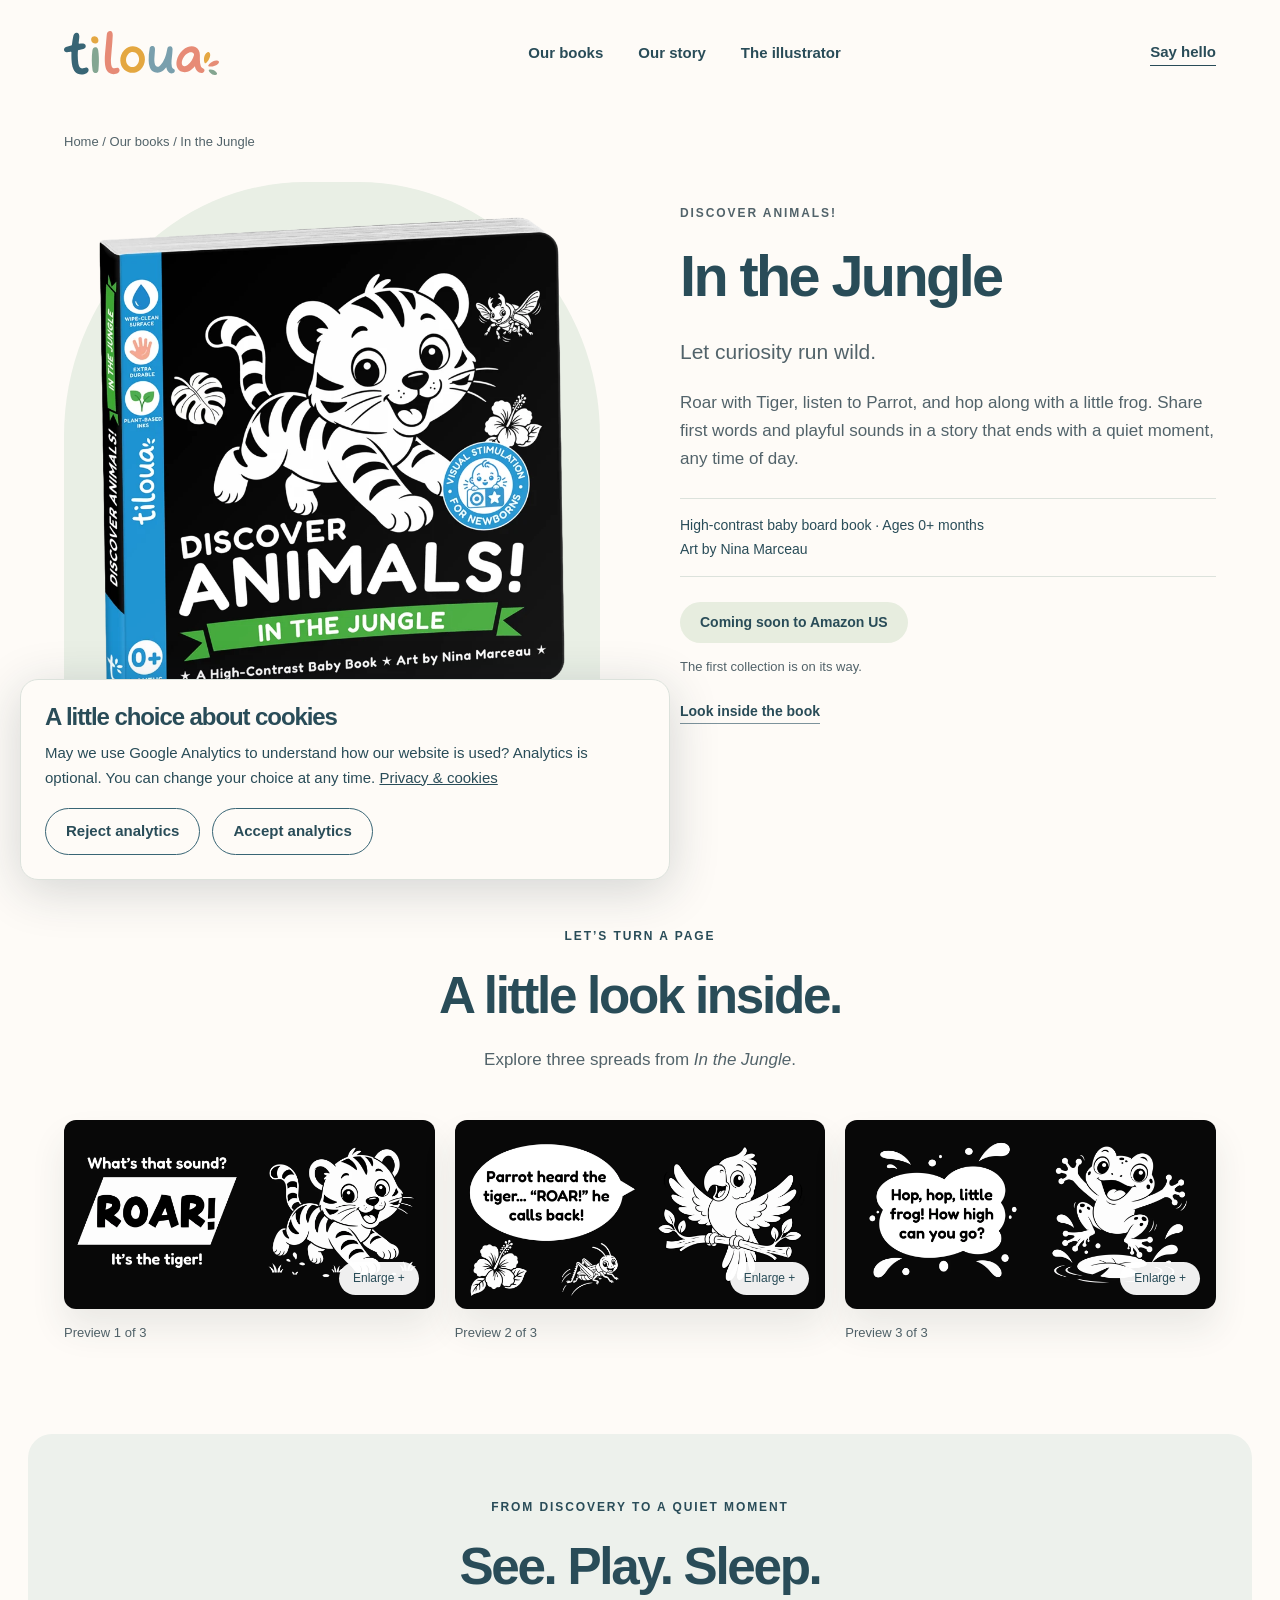
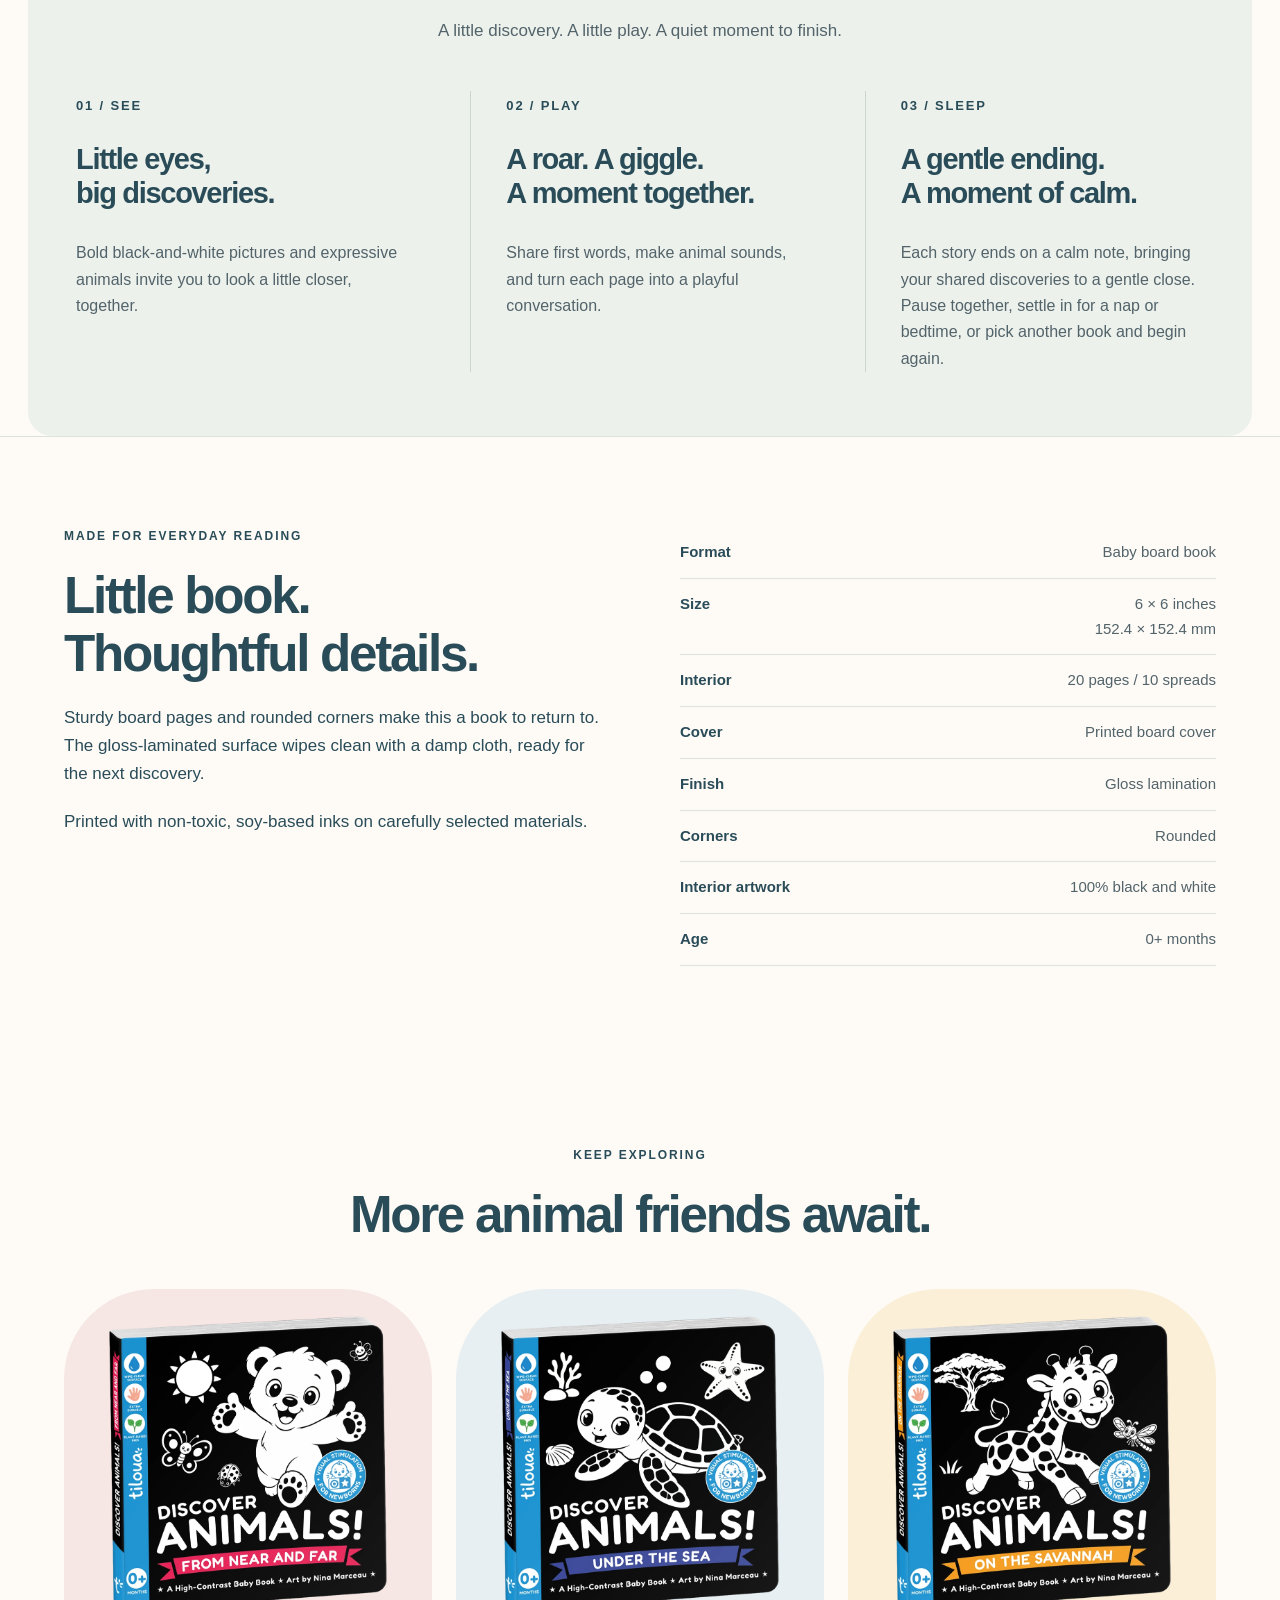
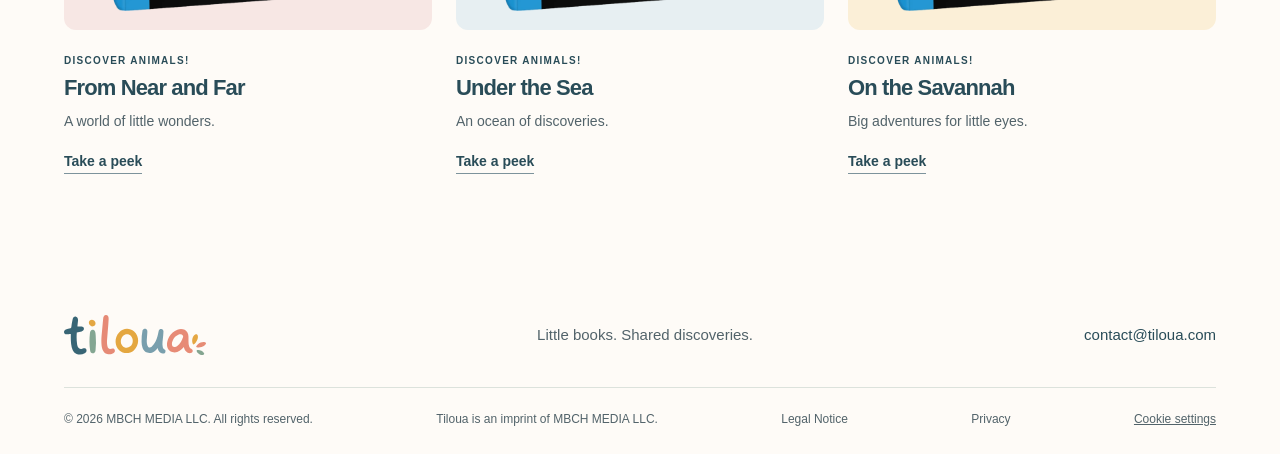
<file: books/in-the-jungle.html>
<!doctype html><html lang="en"><head><meta charset="utf-8"><meta name="viewport" content="width=device-width, initial-scale=1"><title>Discover Animals! In the Jungle | Tiloua</title><meta name="description" content="In the Jungle: a high-contrast baby board book for ages 0+ months. Bold animal pictures, first words, interactive play, and a gentle bedtime story."><meta name="theme-color" content="#fefbf7"><link rel="icon" type="image/svg+xml" href="../assets/favicon.svg?v=7"><link rel="stylesheet" href="../style.css?v=8"><script src="../analytics-config.js" defer></script><script src="../analytics.js?v=9" defer></script><script src="../site.js" defer></script></head><body><a class="skip" href="#main">Skip to content</a><header class="header"><a class="brand" href="../index.html" aria-label="Tiloua home"><img src="../assets/logo.svg" alt="Tiloua" width="155" height="44"></a><nav aria-label="Main navigation"><a href="../index.html#books">Our books</a><a href="../index.html#about">Our story</a><a href="../index.html#illustrator">The illustrator</a></nav><a class="contact-link" href="mailto:contact@tiloua.com">Say hello</a></header><main id="main"><section class="product section"><div class="breadcrumb"><a href="../index.html">Home</a> / <a href="../index.html#books">Our books</a> / In the Jungle</div><div class="product-main"><div class="product-cover" style="--book-bg:#e9efe5"><img src="../assets/book-3.webp" alt="Discover Animals! In the Jungle board book" width="650" height="700"></div><div class="product-copy"><p class="eyebrow">DISCOVER ANIMALS!</p><h1>In the Jungle</h1><p class="tagline">Let curiosity run wild.</p><p>Roar with Tiger, listen to Parrot, and hop along with a little frog. Share first words and playful sounds in a story that ends with a quiet moment, any time of day.</p><div class="product-meta">High-contrast baby board book · Ages 0+ months<br>Art by Nina Marceau</div><span class="coming">Coming soon to Amazon US</span><p class="launch-note">The first collection is on its way.</p><a class="text-link" href="#inside">Look inside the book</a></div></div></section><section class="section" id="inside"><div class="section-heading"><p class="eyebrow">LET’S TURN A PAGE</p><h2>A little look inside.</h2><p>Explore three spreads from <em>In the Jungle</em>.</p></div><div class="product-gallery"><figure><button class="enlarge" data-image="../assets/spread-3-1.webp" data-caption="In the Jungle · Preview 1 of 3" aria-label="Enlarge preview 1: A tiger and the sound ROAR!"><img src="../assets/spread-3-1.webp" alt="A tiger and the sound ROAR!" width="1400" height="700" loading="lazy"><span>Enlarge +</span></button><figcaption>Preview 1 of 3</figcaption></figure><figure><button class="enlarge" data-image="../assets/spread-3-2.webp" data-caption="In the Jungle · Preview 2 of 3" aria-label="Enlarge preview 2: A parrot calling back to the tiger"><img src="../assets/spread-3-2.webp" alt="A parrot calling back to the tiger" width="1400" height="700" loading="lazy"><span>Enlarge +</span></button><figcaption>Preview 2 of 3</figcaption></figure><figure><button class="enlarge" data-image="../assets/spread-3-3.webp" data-caption="In the Jungle · Preview 3 of 3" aria-label="Enlarge preview 3: A frog jumping above the water"><img src="../assets/spread-3-3.webp" alt="A frog jumping above the water" width="1400" height="700" loading="lazy"><span>Enlarge +</span></button><figcaption>Preview 3 of 3</figcaption></figure></div></section><section class="journey section" aria-labelledby="journey-title"><div class="section-heading"><p class="eyebrow">FROM DISCOVERY TO A QUIET MOMENT</p><h2 id="journey-title">See. Play. Sleep.</h2><p>A little discovery. A little play. A quiet moment to finish.</p></div><div class="journey-grid"><article><span class="step">01 / SEE</span><h3>Little eyes,<br>big discoveries.</h3><p>Bold black-and-white pictures and expressive animals invite you to look a little closer, together.</p></article><article><span class="step">02 / PLAY</span><h3>A roar. A giggle.<br>A moment together.</h3><p>Share first words, make animal sounds, and turn each page into a playful conversation.</p></article><article><span class="step">03 / SLEEP</span><h3>A gentle ending.<br>A moment of calm.</h3><p>Each story ends on a calm note, bringing your shared discoveries to a gentle close. Pause together, settle in for a nap or bedtime, or pick another book and begin again.</p></article></div></section><section class="section specs"><div><p class="eyebrow">MADE FOR EVERYDAY READING</p><h2>Little book.<br>Thoughtful details.</h2><p>Sturdy board pages and rounded corners make this a book to return to. The gloss-laminated surface wipes clean with a damp cloth, ready for the next discovery.</p><p>Printed with non-toxic, soy-based inks on carefully selected materials.</p></div><dl><div><dt>Format</dt><dd>Baby board book</dd></div><div><dt>Size</dt><dd>6 × 6 inches<br>152.4 × 152.4 mm</dd></div><div><dt>Interior</dt><dd>20 pages / 10 spreads</dd></div><div><dt>Cover</dt><dd>Printed board cover</dd></div><div><dt>Finish</dt><dd>Gloss lamination</dd></div><div><dt>Corners</dt><dd>Rounded</dd></div><div><dt>Interior artwork</dt><dd>100% black and white</dd></div><div><dt>Age</dt><dd>0+ months</dd></div></dl></section><section class="section other-books"><div class="section-heading"><p class="eyebrow">KEEP EXPLORING</p><h2>More animal friends await.</h2></div><div class="book-grid"><article class="book-card"><a class="book-visual" style="--book-bg:#f7e7e4" href="../books/from-near-and-far.html" aria-label="Explore From Near and Far"><img src="../assets/book-1.webp" alt="Discover Animals! From Near and Far board book" width="650" height="700" loading="lazy"></a><p class="eyebrow">DISCOVER ANIMALS!</p><h3><a href="../books/from-near-and-far.html">From Near and Far</a></h3><p>A world of little wonders.</p><a class="text-link" href="../books/from-near-and-far.html">Take a peek</a></article><article class="book-card"><a class="book-visual" style="--book-bg:#e7eff2" href="../books/under-the-sea.html" aria-label="Explore Under the Sea"><img src="../assets/book-2.webp" alt="Discover Animals! Under the Sea board book" width="650" height="700" loading="lazy"></a><p class="eyebrow">DISCOVER ANIMALS!</p><h3><a href="../books/under-the-sea.html">Under the Sea</a></h3><p>An ocean of discoveries.</p><a class="text-link" href="../books/under-the-sea.html">Take a peek</a></article><article class="book-card"><a class="book-visual" style="--book-bg:#fbefd7" href="../books/on-the-savannah.html" aria-label="Explore On the Savannah"><img src="../assets/book-4.webp" alt="Discover Animals! On the Savannah board book" width="650" height="700" loading="lazy"></a><p class="eyebrow">DISCOVER ANIMALS!</p><h3><a href="../books/on-the-savannah.html">On the Savannah</a></h3><p>Big adventures for little eyes.</p><a class="text-link" href="../books/on-the-savannah.html">Take a peek</a></article></div></section></main><dialog id="lightbox" aria-label="Book preview"><button class="close-dialog" aria-label="Close preview">Close ×</button><img alt=""><p></p></dialog><footer><div class="footer-top"><a href="../index.html"><img src="../assets/logo.svg" alt="Tiloua" width="142" height="41"></a><p>Little books. Shared discoveries.</p><a href="mailto:contact@tiloua.com">contact@tiloua.com</a></div><div class="footer-bottom"><span>© 2026 MBCH MEDIA LLC. All rights reserved.</span><span>Tiloua is an imprint of MBCH MEDIA LLC.</span><a href="../legal.html">Legal Notice</a><a href="../privacy.html">Privacy</a><button type="button" class="cookie-settings" hidden>Cookie settings</button></div></footer></body></html>
</file>
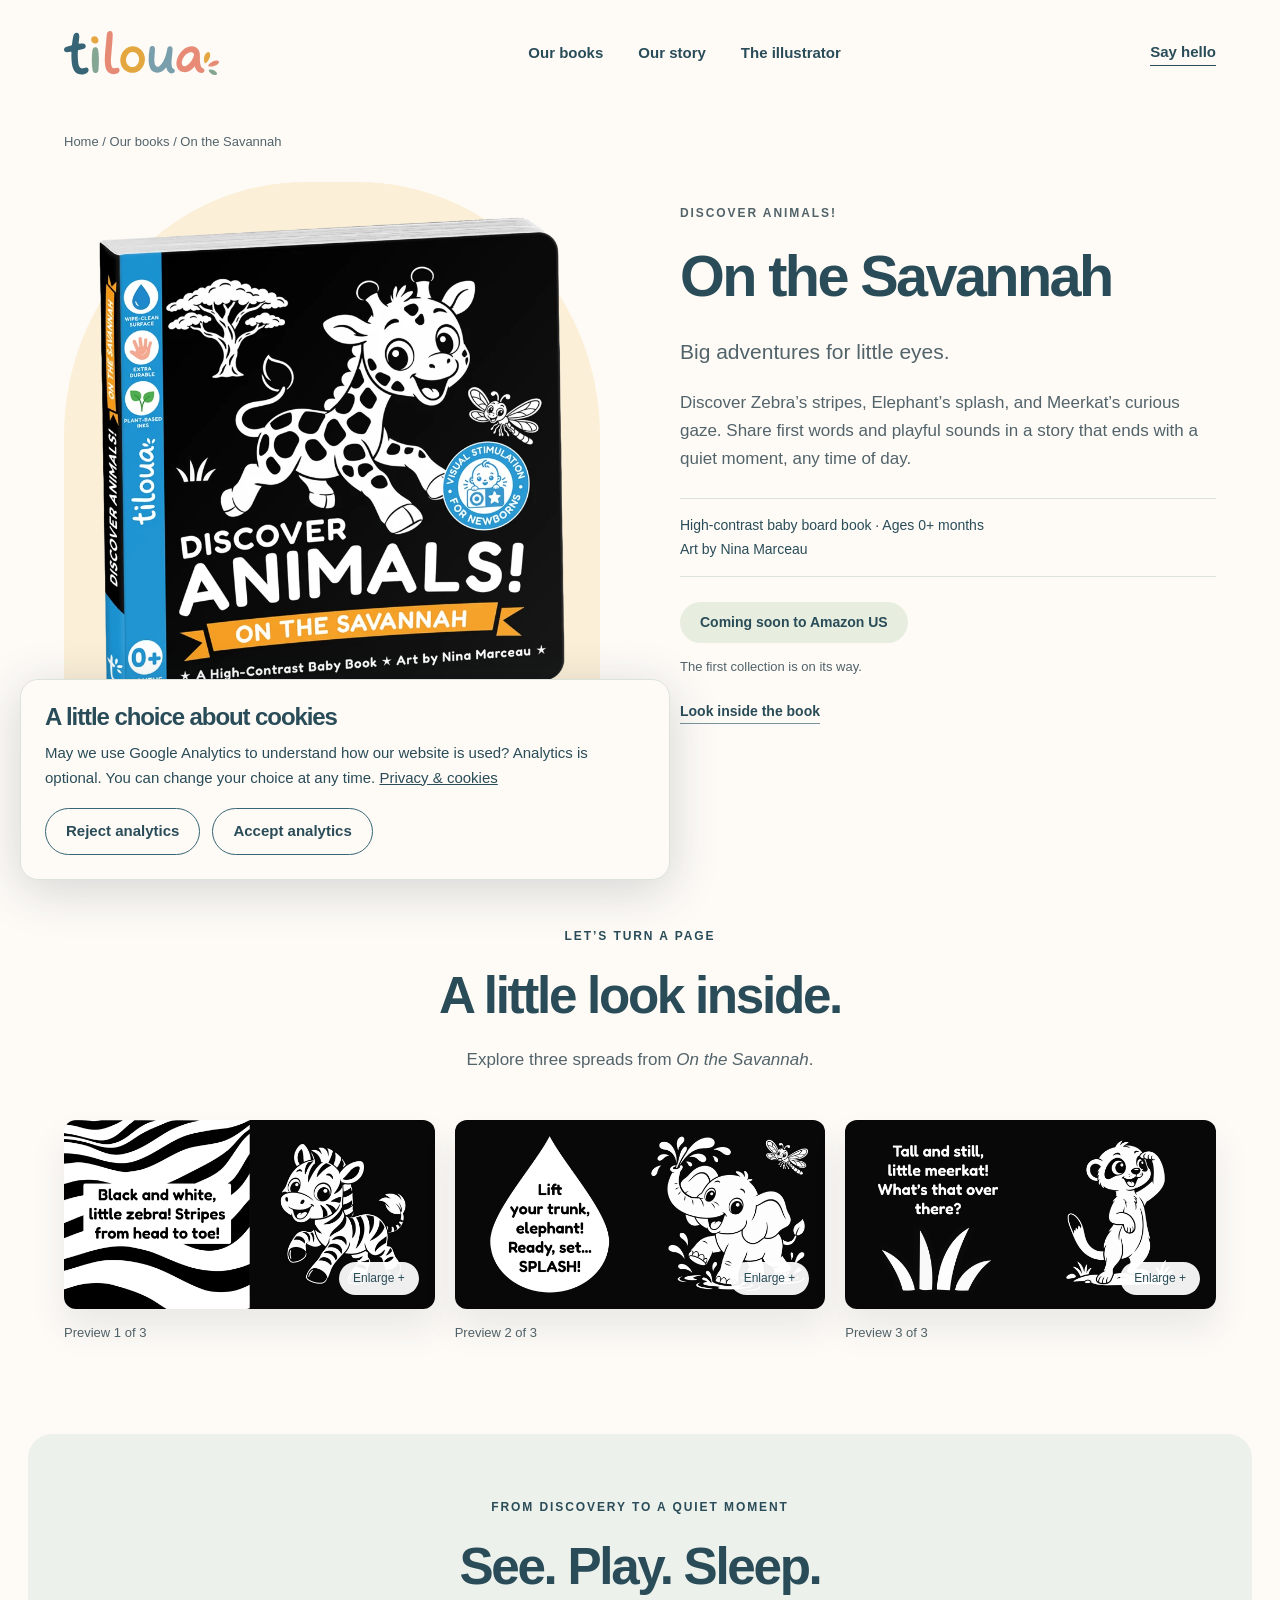
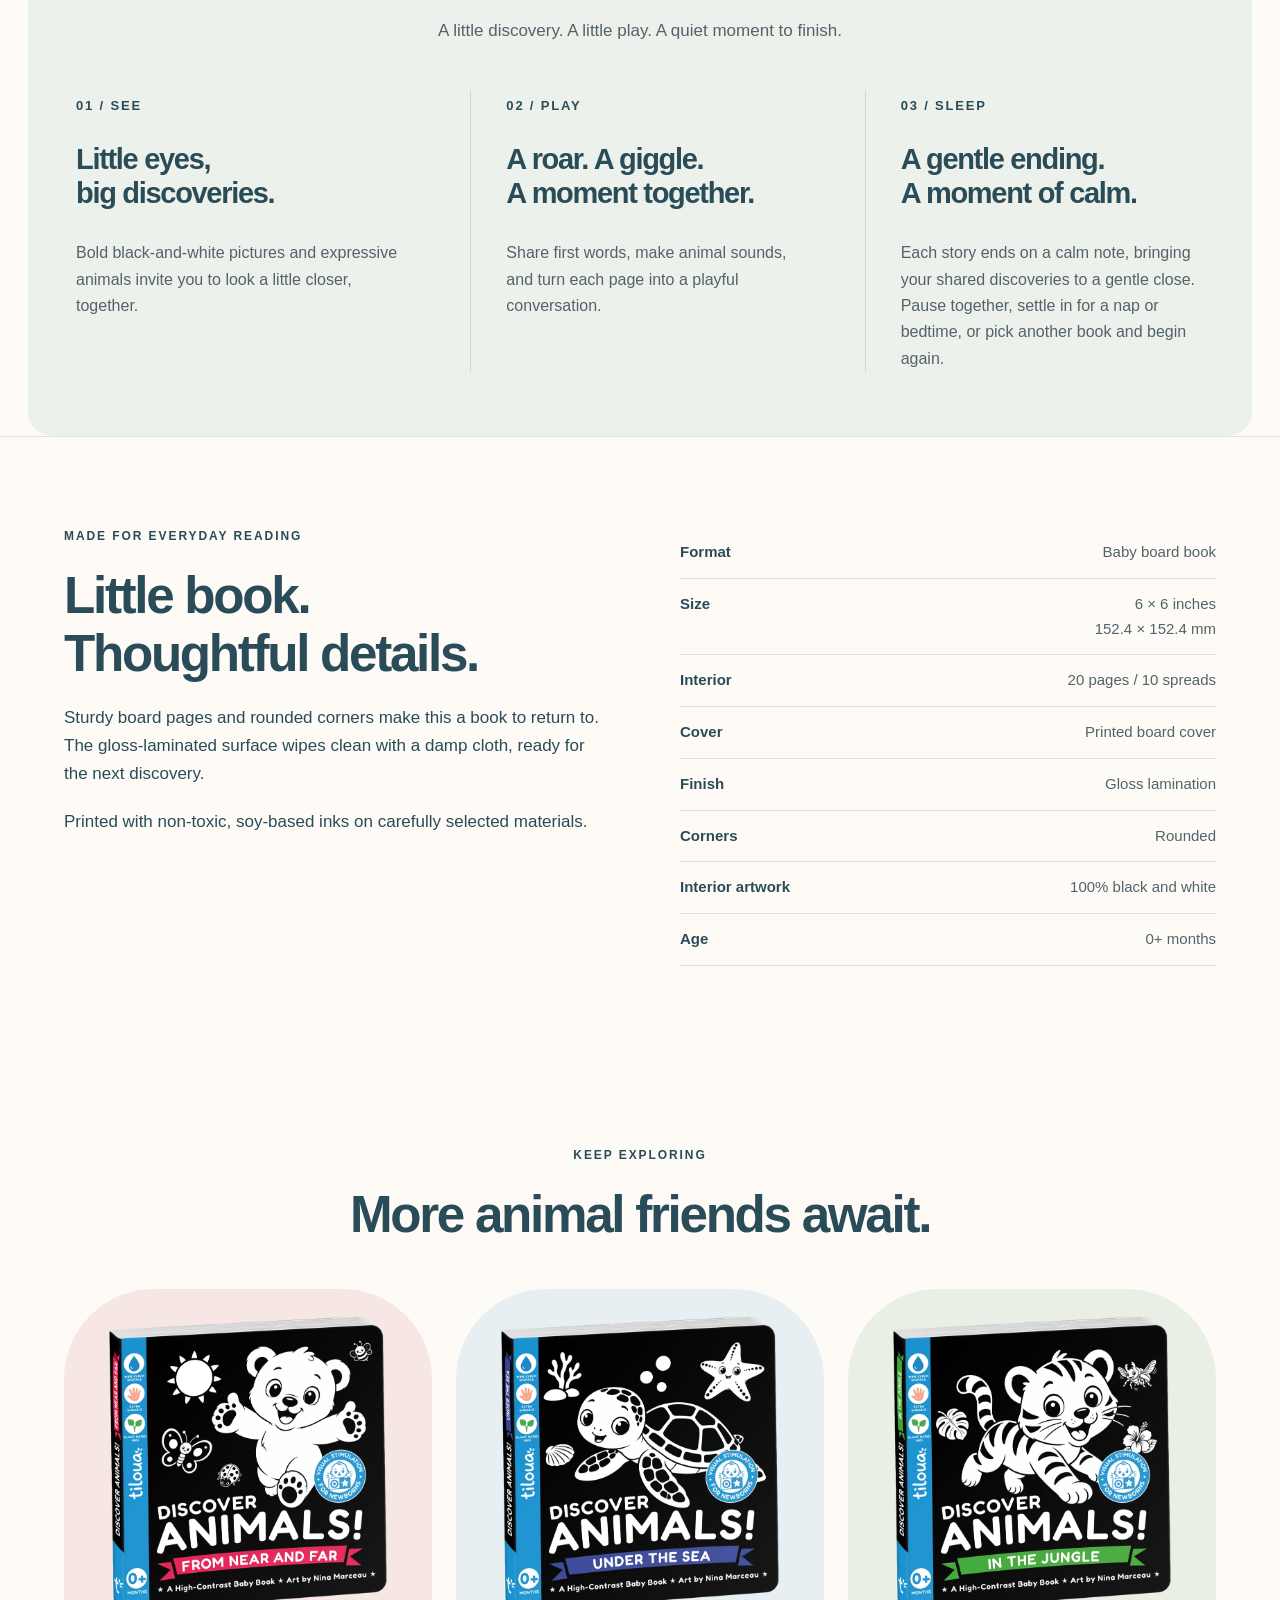
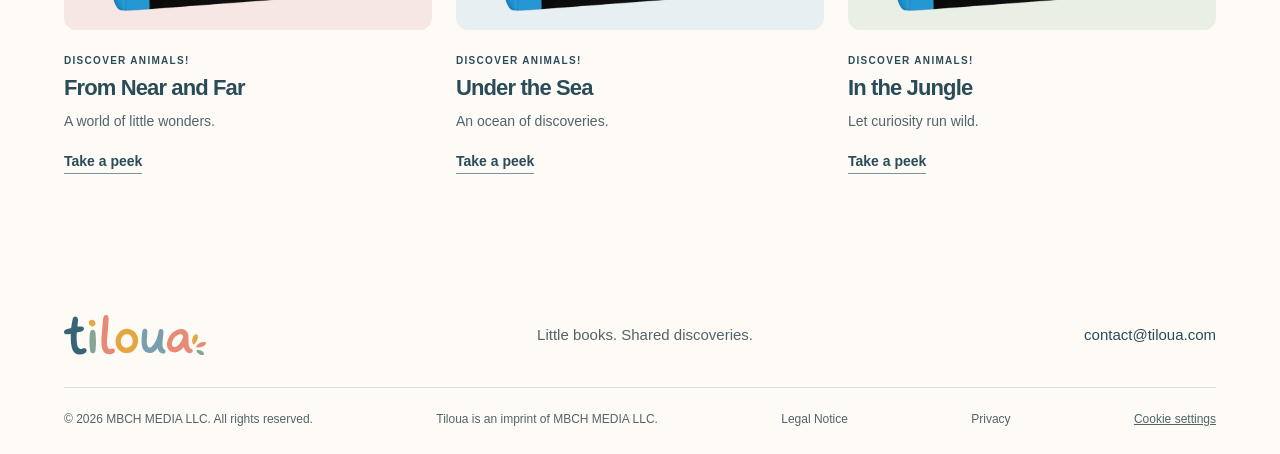
<file: books/on-the-savannah.html>
<!doctype html><html lang="en"><head><meta charset="utf-8"><meta name="viewport" content="width=device-width, initial-scale=1"><title>Discover Animals! On the Savannah | Tiloua</title><meta name="description" content="On the Savannah: a high-contrast baby board book for ages 0+ months. Bold animal pictures, first words, interactive play, and a gentle bedtime story."><meta name="theme-color" content="#fefbf7"><link rel="icon" type="image/svg+xml" href="../assets/favicon.svg?v=7"><link rel="stylesheet" href="../style.css?v=8"><script src="../analytics-config.js" defer></script><script src="../analytics.js?v=9" defer></script><script src="../site.js" defer></script></head><body><a class="skip" href="#main">Skip to content</a><header class="header"><a class="brand" href="../index.html" aria-label="Tiloua home"><img src="../assets/logo.svg" alt="Tiloua" width="155" height="44"></a><nav aria-label="Main navigation"><a href="../index.html#books">Our books</a><a href="../index.html#about">Our story</a><a href="../index.html#illustrator">The illustrator</a></nav><a class="contact-link" href="mailto:contact@tiloua.com">Say hello</a></header><main id="main"><section class="product section"><div class="breadcrumb"><a href="../index.html">Home</a> / <a href="../index.html#books">Our books</a> / On the Savannah</div><div class="product-main"><div class="product-cover" style="--book-bg:#fbefd7"><img src="../assets/book-4.webp" alt="Discover Animals! On the Savannah board book" width="650" height="700"></div><div class="product-copy"><p class="eyebrow">DISCOVER ANIMALS!</p><h1>On the Savannah</h1><p class="tagline">Big adventures for little eyes.</p><p>Discover Zebra’s stripes, Elephant’s splash, and Meerkat’s curious gaze. Share first words and playful sounds in a story that ends with a quiet moment, any time of day.</p><div class="product-meta">High-contrast baby board book · Ages 0+ months<br>Art by Nina Marceau</div><span class="coming">Coming soon to Amazon US</span><p class="launch-note">The first collection is on its way.</p><a class="text-link" href="#inside">Look inside the book</a></div></div></section><section class="section" id="inside"><div class="section-heading"><p class="eyebrow">LET’S TURN A PAGE</p><h2>A little look inside.</h2><p>Explore three spreads from <em>On the Savannah</em>.</p></div><div class="product-gallery"><figure><button class="enlarge" data-image="../assets/spread-4-1.webp" data-caption="On the Savannah · Preview 1 of 3" aria-label="Enlarge preview 1: A zebra beside bold stripes"><img src="../assets/spread-4-1.webp" alt="A zebra beside bold stripes" width="1400" height="700" loading="lazy"><span>Enlarge +</span></button><figcaption>Preview 1 of 3</figcaption></figure><figure><button class="enlarge" data-image="../assets/spread-4-2.webp" data-caption="On the Savannah · Preview 2 of 3" aria-label="Enlarge preview 2: An elephant splashing water"><img src="../assets/spread-4-2.webp" alt="An elephant splashing water" width="1400" height="700" loading="lazy"><span>Enlarge +</span></button><figcaption>Preview 2 of 3</figcaption></figure><figure><button class="enlarge" data-image="../assets/spread-4-3.webp" data-caption="On the Savannah · Preview 3 of 3" aria-label="Enlarge preview 3: A meerkat looking out over the grass"><img src="../assets/spread-4-3.webp" alt="A meerkat looking out over the grass" width="1400" height="700" loading="lazy"><span>Enlarge +</span></button><figcaption>Preview 3 of 3</figcaption></figure></div></section><section class="journey section" aria-labelledby="journey-title"><div class="section-heading"><p class="eyebrow">FROM DISCOVERY TO A QUIET MOMENT</p><h2 id="journey-title">See. Play. Sleep.</h2><p>A little discovery. A little play. A quiet moment to finish.</p></div><div class="journey-grid"><article><span class="step">01 / SEE</span><h3>Little eyes,<br>big discoveries.</h3><p>Bold black-and-white pictures and expressive animals invite you to look a little closer, together.</p></article><article><span class="step">02 / PLAY</span><h3>A roar. A giggle.<br>A moment together.</h3><p>Share first words, make animal sounds, and turn each page into a playful conversation.</p></article><article><span class="step">03 / SLEEP</span><h3>A gentle ending.<br>A moment of calm.</h3><p>Each story ends on a calm note, bringing your shared discoveries to a gentle close. Pause together, settle in for a nap or bedtime, or pick another book and begin again.</p></article></div></section><section class="section specs"><div><p class="eyebrow">MADE FOR EVERYDAY READING</p><h2>Little book.<br>Thoughtful details.</h2><p>Sturdy board pages and rounded corners make this a book to return to. The gloss-laminated surface wipes clean with a damp cloth, ready for the next discovery.</p><p>Printed with non-toxic, soy-based inks on carefully selected materials.</p></div><dl><div><dt>Format</dt><dd>Baby board book</dd></div><div><dt>Size</dt><dd>6 × 6 inches<br>152.4 × 152.4 mm</dd></div><div><dt>Interior</dt><dd>20 pages / 10 spreads</dd></div><div><dt>Cover</dt><dd>Printed board cover</dd></div><div><dt>Finish</dt><dd>Gloss lamination</dd></div><div><dt>Corners</dt><dd>Rounded</dd></div><div><dt>Interior artwork</dt><dd>100% black and white</dd></div><div><dt>Age</dt><dd>0+ months</dd></div></dl></section><section class="section other-books"><div class="section-heading"><p class="eyebrow">KEEP EXPLORING</p><h2>More animal friends await.</h2></div><div class="book-grid"><article class="book-card"><a class="book-visual" style="--book-bg:#f7e7e4" href="../books/from-near-and-far.html" aria-label="Explore From Near and Far"><img src="../assets/book-1.webp" alt="Discover Animals! From Near and Far board book" width="650" height="700" loading="lazy"></a><p class="eyebrow">DISCOVER ANIMALS!</p><h3><a href="../books/from-near-and-far.html">From Near and Far</a></h3><p>A world of little wonders.</p><a class="text-link" href="../books/from-near-and-far.html">Take a peek</a></article><article class="book-card"><a class="book-visual" style="--book-bg:#e7eff2" href="../books/under-the-sea.html" aria-label="Explore Under the Sea"><img src="../assets/book-2.webp" alt="Discover Animals! Under the Sea board book" width="650" height="700" loading="lazy"></a><p class="eyebrow">DISCOVER ANIMALS!</p><h3><a href="../books/under-the-sea.html">Under the Sea</a></h3><p>An ocean of discoveries.</p><a class="text-link" href="../books/under-the-sea.html">Take a peek</a></article><article class="book-card"><a class="book-visual" style="--book-bg:#e9efe5" href="../books/in-the-jungle.html" aria-label="Explore In the Jungle"><img src="../assets/book-3.webp" alt="Discover Animals! In the Jungle board book" width="650" height="700" loading="lazy"></a><p class="eyebrow">DISCOVER ANIMALS!</p><h3><a href="../books/in-the-jungle.html">In the Jungle</a></h3><p>Let curiosity run wild.</p><a class="text-link" href="../books/in-the-jungle.html">Take a peek</a></article></div></section></main><dialog id="lightbox" aria-label="Book preview"><button class="close-dialog" aria-label="Close preview">Close ×</button><img alt=""><p></p></dialog><footer><div class="footer-top"><a href="../index.html"><img src="../assets/logo.svg" alt="Tiloua" width="142" height="41"></a><p>Little books. Shared discoveries.</p><a href="mailto:contact@tiloua.com">contact@tiloua.com</a></div><div class="footer-bottom"><span>© 2026 MBCH MEDIA LLC. All rights reserved.</span><span>Tiloua is an imprint of MBCH MEDIA LLC.</span><a href="../legal.html">Legal Notice</a><a href="../privacy.html">Privacy</a><button type="button" class="cookie-settings" hidden>Cookie settings</button></div></footer></body></html>
</file>
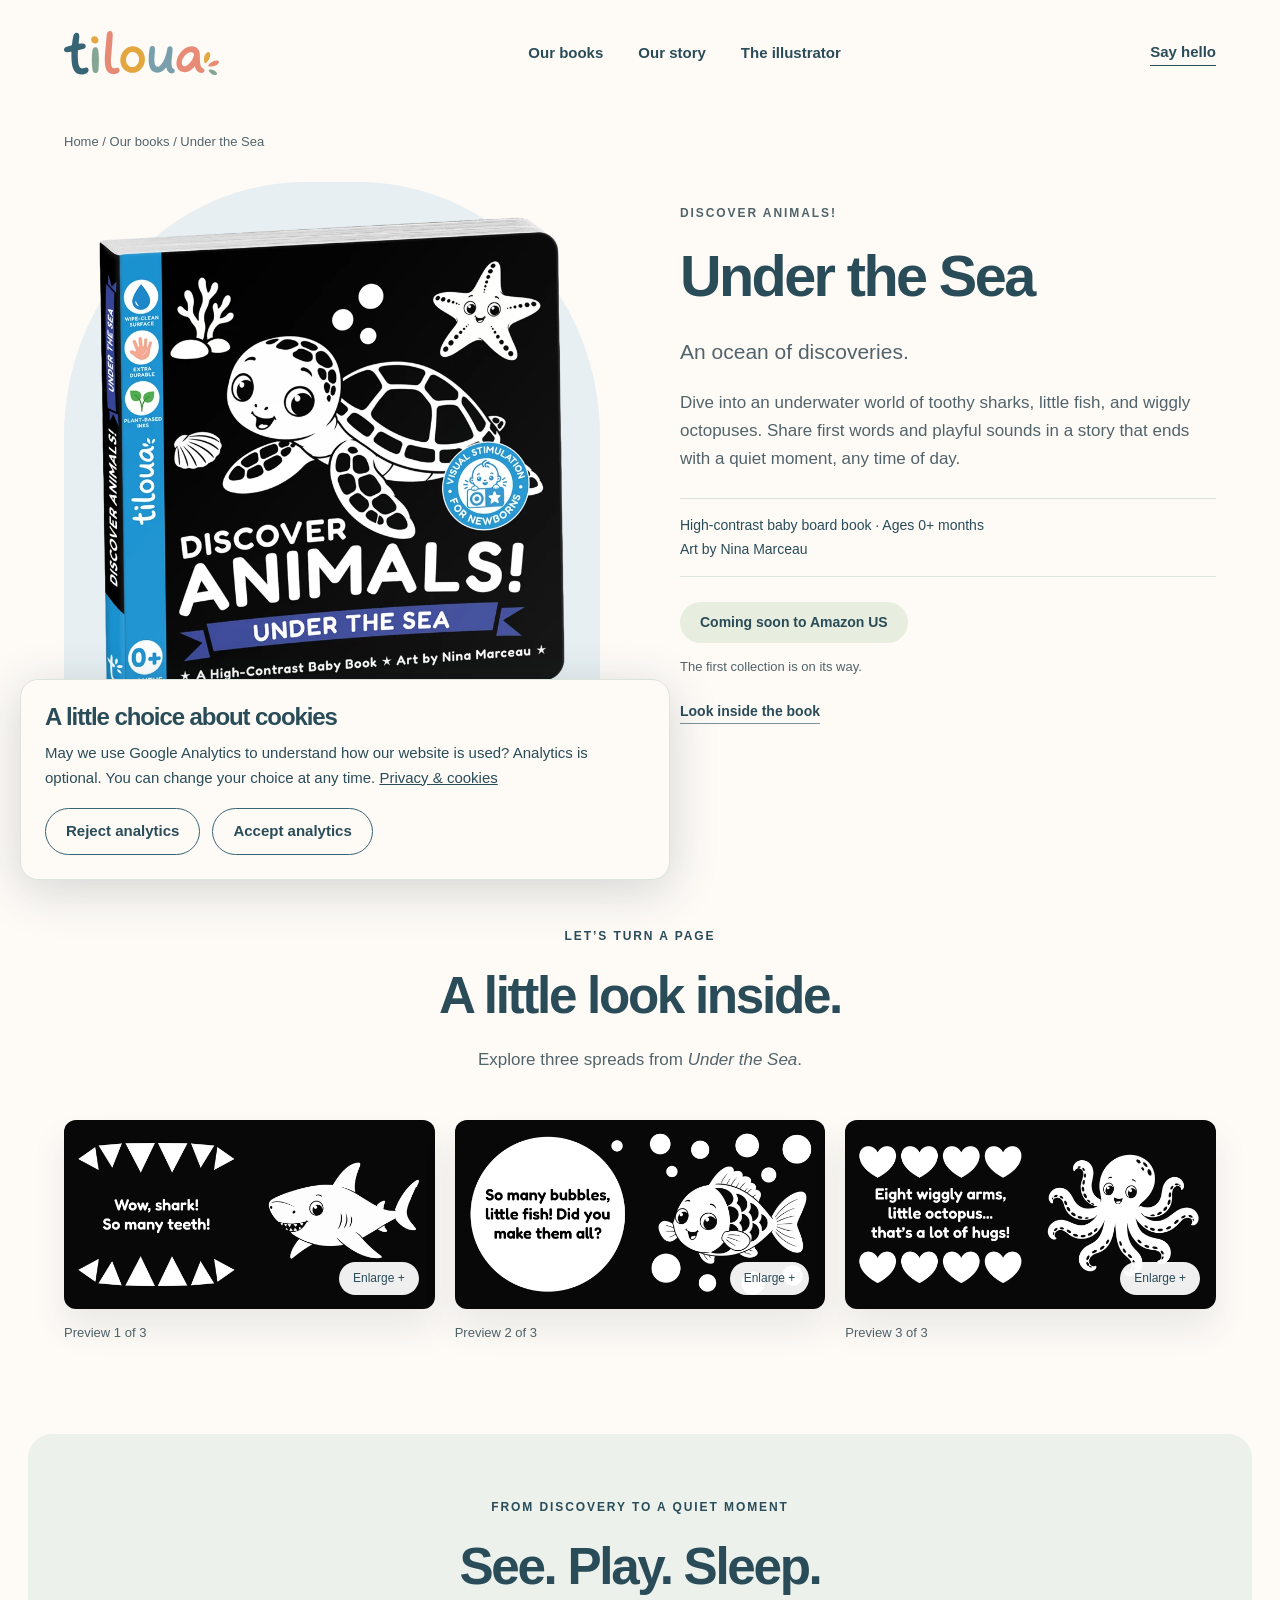
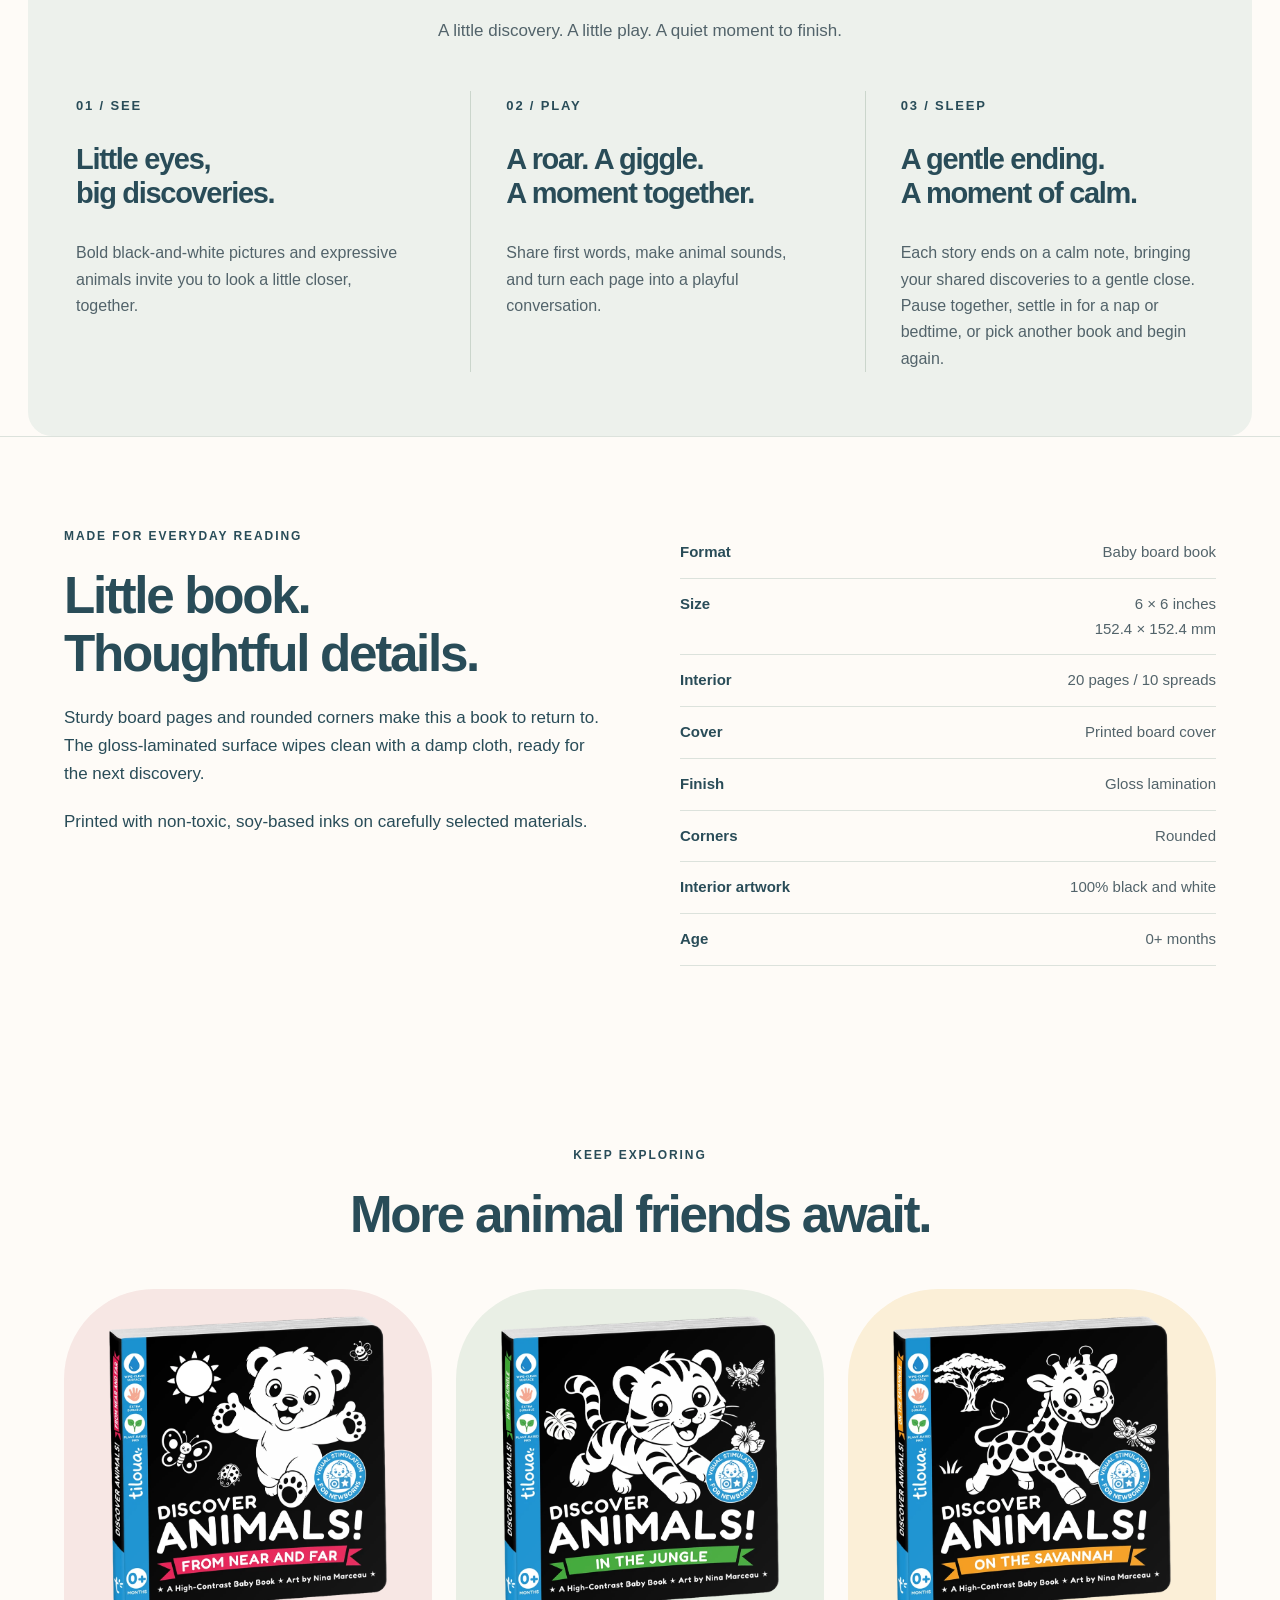
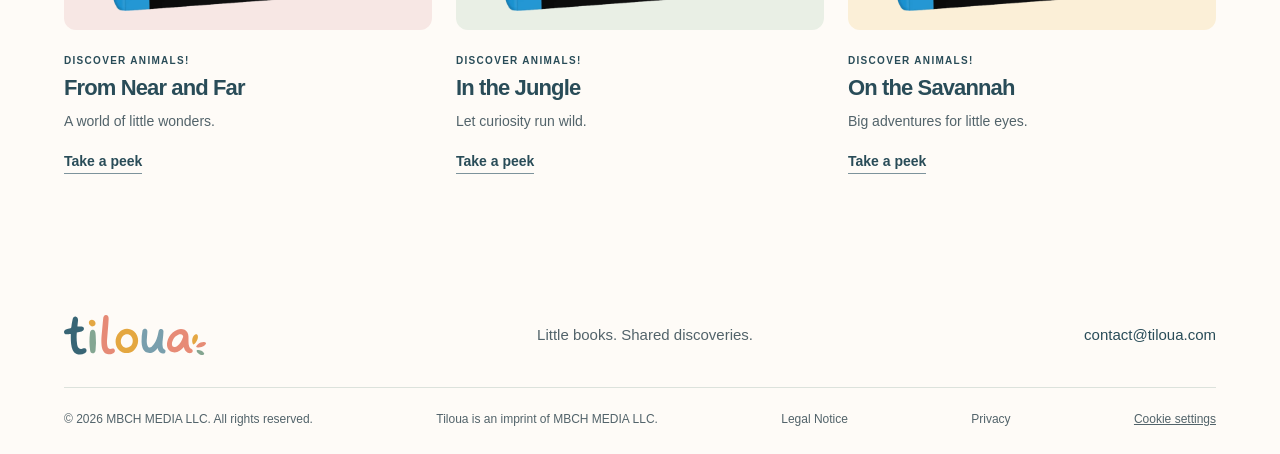
<file: books/under-the-sea.html>
<!doctype html><html lang="en"><head><meta charset="utf-8"><meta name="viewport" content="width=device-width, initial-scale=1"><title>Discover Animals! Under the Sea | Tiloua</title><meta name="description" content="Under the Sea: a high-contrast baby board book for ages 0+ months. Bold animal pictures, first words, interactive play, and a gentle bedtime story."><meta name="theme-color" content="#fefbf7"><link rel="icon" type="image/svg+xml" href="../assets/favicon.svg?v=7"><link rel="stylesheet" href="../style.css?v=8"><script src="../analytics-config.js" defer></script><script src="../analytics.js?v=9" defer></script><script src="../site.js" defer></script></head><body><a class="skip" href="#main">Skip to content</a><header class="header"><a class="brand" href="../index.html" aria-label="Tiloua home"><img src="../assets/logo.svg" alt="Tiloua" width="155" height="44"></a><nav aria-label="Main navigation"><a href="../index.html#books">Our books</a><a href="../index.html#about">Our story</a><a href="../index.html#illustrator">The illustrator</a></nav><a class="contact-link" href="mailto:contact@tiloua.com">Say hello</a></header><main id="main"><section class="product section"><div class="breadcrumb"><a href="../index.html">Home</a> / <a href="../index.html#books">Our books</a> / Under the Sea</div><div class="product-main"><div class="product-cover" style="--book-bg:#e7eff2"><img src="../assets/book-2.webp" alt="Discover Animals! Under the Sea board book" width="650" height="700"></div><div class="product-copy"><p class="eyebrow">DISCOVER ANIMALS!</p><h1>Under the Sea</h1><p class="tagline">An ocean of discoveries.</p><p>Dive into an underwater world of toothy sharks, little fish, and wiggly octopuses. Share first words and playful sounds in a story that ends with a quiet moment, any time of day.</p><div class="product-meta">High-contrast baby board book · Ages 0+ months<br>Art by Nina Marceau</div><span class="coming">Coming soon to Amazon US</span><p class="launch-note">The first collection is on its way.</p><a class="text-link" href="#inside">Look inside the book</a></div></div></section><section class="section" id="inside"><div class="section-heading"><p class="eyebrow">LET’S TURN A PAGE</p><h2>A little look inside.</h2><p>Explore three spreads from <em>Under the Sea</em>.</p></div><div class="product-gallery"><figure><button class="enlarge" data-image="../assets/spread-2-1.webp" data-caption="Under the Sea · Preview 1 of 3" aria-label="Enlarge preview 1: A smiling shark and rows of triangular teeth"><img src="../assets/spread-2-1.webp" alt="A smiling shark and rows of triangular teeth" width="1400" height="700" loading="lazy"><span>Enlarge +</span></button><figcaption>Preview 1 of 3</figcaption></figure><figure><button class="enlarge" data-image="../assets/spread-2-2.webp" data-caption="Under the Sea · Preview 2 of 3" aria-label="Enlarge preview 2: A little fish surrounded by bubbles"><img src="../assets/spread-2-2.webp" alt="A little fish surrounded by bubbles" width="1400" height="700" loading="lazy"><span>Enlarge +</span></button><figcaption>Preview 2 of 3</figcaption></figure><figure><button class="enlarge" data-image="../assets/spread-2-3.webp" data-caption="Under the Sea · Preview 3 of 3" aria-label="Enlarge preview 3: An octopus with hearts around it"><img src="../assets/spread-2-3.webp" alt="An octopus with hearts around it" width="1400" height="700" loading="lazy"><span>Enlarge +</span></button><figcaption>Preview 3 of 3</figcaption></figure></div></section><section class="journey section" aria-labelledby="journey-title"><div class="section-heading"><p class="eyebrow">FROM DISCOVERY TO A QUIET MOMENT</p><h2 id="journey-title">See. Play. Sleep.</h2><p>A little discovery. A little play. A quiet moment to finish.</p></div><div class="journey-grid"><article><span class="step">01 / SEE</span><h3>Little eyes,<br>big discoveries.</h3><p>Bold black-and-white pictures and expressive animals invite you to look a little closer, together.</p></article><article><span class="step">02 / PLAY</span><h3>A roar. A giggle.<br>A moment together.</h3><p>Share first words, make animal sounds, and turn each page into a playful conversation.</p></article><article><span class="step">03 / SLEEP</span><h3>A gentle ending.<br>A moment of calm.</h3><p>Each story ends on a calm note, bringing your shared discoveries to a gentle close. Pause together, settle in for a nap or bedtime, or pick another book and begin again.</p></article></div></section><section class="section specs"><div><p class="eyebrow">MADE FOR EVERYDAY READING</p><h2>Little book.<br>Thoughtful details.</h2><p>Sturdy board pages and rounded corners make this a book to return to. The gloss-laminated surface wipes clean with a damp cloth, ready for the next discovery.</p><p>Printed with non-toxic, soy-based inks on carefully selected materials.</p></div><dl><div><dt>Format</dt><dd>Baby board book</dd></div><div><dt>Size</dt><dd>6 × 6 inches<br>152.4 × 152.4 mm</dd></div><div><dt>Interior</dt><dd>20 pages / 10 spreads</dd></div><div><dt>Cover</dt><dd>Printed board cover</dd></div><div><dt>Finish</dt><dd>Gloss lamination</dd></div><div><dt>Corners</dt><dd>Rounded</dd></div><div><dt>Interior artwork</dt><dd>100% black and white</dd></div><div><dt>Age</dt><dd>0+ months</dd></div></dl></section><section class="section other-books"><div class="section-heading"><p class="eyebrow">KEEP EXPLORING</p><h2>More animal friends await.</h2></div><div class="book-grid"><article class="book-card"><a class="book-visual" style="--book-bg:#f7e7e4" href="../books/from-near-and-far.html" aria-label="Explore From Near and Far"><img src="../assets/book-1.webp" alt="Discover Animals! From Near and Far board book" width="650" height="700" loading="lazy"></a><p class="eyebrow">DISCOVER ANIMALS!</p><h3><a href="../books/from-near-and-far.html">From Near and Far</a></h3><p>A world of little wonders.</p><a class="text-link" href="../books/from-near-and-far.html">Take a peek</a></article><article class="book-card"><a class="book-visual" style="--book-bg:#e9efe5" href="../books/in-the-jungle.html" aria-label="Explore In the Jungle"><img src="../assets/book-3.webp" alt="Discover Animals! In the Jungle board book" width="650" height="700" loading="lazy"></a><p class="eyebrow">DISCOVER ANIMALS!</p><h3><a href="../books/in-the-jungle.html">In the Jungle</a></h3><p>Let curiosity run wild.</p><a class="text-link" href="../books/in-the-jungle.html">Take a peek</a></article><article class="book-card"><a class="book-visual" style="--book-bg:#fbefd7" href="../books/on-the-savannah.html" aria-label="Explore On the Savannah"><img src="../assets/book-4.webp" alt="Discover Animals! On the Savannah board book" width="650" height="700" loading="lazy"></a><p class="eyebrow">DISCOVER ANIMALS!</p><h3><a href="../books/on-the-savannah.html">On the Savannah</a></h3><p>Big adventures for little eyes.</p><a class="text-link" href="../books/on-the-savannah.html">Take a peek</a></article></div></section></main><dialog id="lightbox" aria-label="Book preview"><button class="close-dialog" aria-label="Close preview">Close ×</button><img alt=""><p></p></dialog><footer><div class="footer-top"><a href="../index.html"><img src="../assets/logo.svg" alt="Tiloua" width="142" height="41"></a><p>Little books. Shared discoveries.</p><a href="mailto:contact@tiloua.com">contact@tiloua.com</a></div><div class="footer-bottom"><span>© 2026 MBCH MEDIA LLC. All rights reserved.</span><span>Tiloua is an imprint of MBCH MEDIA LLC.</span><a href="../legal.html">Legal Notice</a><a href="../privacy.html">Privacy</a><button type="button" class="cookie-settings" hidden>Cookie settings</button></div></footer></body></html>
</file>
<file: style.css>
:root{--cream:#fefbf7;--ink:#294c58;--teal:#386575;--sage:#84a590;--coral:#e78b76;--gold:#e5a742;--muted:#52636a;--line:#dce2dc}*{box-sizing:border-box}html{scroll-behavior:smooth;scroll-padding-top:100px}body{margin:0;background:var(--cream);color:var(--ink);font-family:'Avenir Next',Avenir,'Trebuchet MS',sans-serif;font-size:17px;line-height:1.65}a{color:inherit;text-decoration:none}img{max-width:100%;height:auto;display:block}button{font:inherit}a,button{-webkit-tap-highlight-color:transparent}a:focus-visible,button:focus-visible,summary:focus-visible{outline:3px solid var(--teal);outline-offset:5px}h1,h2,h3,p{margin-top:0}h1,h2,h3{line-height:1.12;letter-spacing:-.045em}h1,h2{font-family:'Avenir Next',Avenir,'Trebuchet MS',sans-serif;font-weight:650}h1{font-size:clamp(48px,5.6vw,82px);margin-bottom:26px}h2{font-size:clamp(36px,4vw,56px);margin-bottom:22px}h3{font-size:25px}p{margin-bottom:20px}a:hover{color:#91502f}.header{max-width:1360px;margin:auto;height:106px;display:flex;align-items:center;justify-content:space-between;padding:0 5%;gap:28px}.brand{flex-shrink:0}.header nav{display:flex;gap:35px;font-size:15px;font-weight:600}.contact-link{border-bottom:1px solid var(--ink);font-size:15px;font-weight:600}.hero{max-width:1360px;margin:auto;display:grid;grid-template-columns:1fr 1.08fr;padding:42px 5% 66px;align-items:center;min-height:650px;gap:15px}.hero-copy{position:relative;z-index:1}.eyebrow{font-size:12px;font-weight:750;letter-spacing:.16em;margin-bottom:22px;line-height:1.5}.small-line{display:inline-block;background:var(--coral);width:25px;height:3px;margin:0 10px 3px 0}h1 span{color:var(--teal);font-family:Georgia,serif;font-style:italic;font-weight:400}.hero-desc{font-size:23px;line-height:1.5;margin-bottom:18px}.hero-detail{max-width:405px;color:var(--muted);font-size:16px}.button{display:inline-flex;justify-content:center;align-items:center;background:var(--teal);color:white;border:1px solid var(--teal);border-radius:50px;padding:14px 27px;font-size:15px;font-weight:650;transition:background .2s,transform .2s}.button:hover{background:#284d5b;color:white;transform:translateY(-2px)}.launch-note{display:block;font-size:13px;margin-top:13px;color:var(--muted)}.hero-art{height:550px;position:relative;isolation:isolate}.hero-oval{position:absolute;background:#eee9da;inset:20px -15px 0 0;border-radius:49% 48% 46% 48%;transform:rotate(-9deg);z-index:-1}.hero-book{position:absolute;width:41%;object-fit:contain;filter:drop-shadow(0 15px 13px #263d4525);mix-blend-mode:normal}.b1{left:6%;top:7%;transform:rotate(-12deg);z-index:2}.b2{right:3%;top:5%;transform:rotate(10deg)}.b3{left:16%;bottom:0;transform:rotate(-8deg);z-index:3}.b4{right:-1%;bottom:0;transform:rotate(11deg);z-index:2}.hero-caption{position:absolute;top:-6px;left:12%;font-size:11px;letter-spacing:.18em;font-weight:bold}.age-seal{position:absolute;right:-2%;top:42%;width:103px;height:103px;background:var(--cream);border:1px solid #d5bd83;border-radius:50%;display:flex;align-items:center;justify-content:center;flex-direction:column;transform:rotate(10deg);z-index:4;box-shadow:0 5px 16px #243b4320;line-height:1.1}.age-seal strong{font-size:32px}.age-seal span{font-size:11px;letter-spacing:.1em;margin:4px 0}.age-seal small{font-size:8px}.qualities{background:#edf0e9;border-top:1px solid #e1e6dc;border-bottom:1px solid #e1e6dc;padding:19px 6%;display:flex;justify-content:center;gap:65px;font-size:14px;font-weight:600}.qualities span:before{content:'✦';color:#688875;margin-right:12px}.section{padding:90px 5%;max-width:1360px;margin:auto}.collection-heading{display:flex;justify-content:space-between;align-items:flex-end;margin-bottom:40px}.collection-heading h2{margin-bottom:0}.collection-heading>p{color:var(--muted);margin-bottom:4px;font-size:17px}.book-grid{display:grid;grid-template-columns:repeat(4,1fr);gap:24px}.book-visual{display:flex;background:var(--book-bg);border-radius:90px 90px 12px 12px;min-height:295px;padding:27px 17px 19px;align-items:center;justify-content:center;overflow:hidden}.book-visual img{width:100%;max-height:295px;object-fit:contain;transition:transform .3s}.book-visual:hover img{transform:rotate(-4deg) scale(1.04)}.book-card .eyebrow{font-size:10px;letter-spacing:.13em;margin:23px 0 8px}.book-card h3{font-size:22px;letter-spacing:-.04em;margin-bottom:9px}.book-card>p:not(.eyebrow){font-size:14px;color:var(--muted);margin-bottom:14px}.text-link{border-bottom:1px solid #7d939c;padding-bottom:4px;font-size:14px;font-weight:650}.section-heading{text-align:center;max-width:730px;margin:0 auto 46px}.section-heading>p:last-child{color:var(--muted)}.journey{background:#edf1ec;border-radius:24px;max-width:1224px;padding:64px 48px}.journey-grid{display:grid;grid-template-columns:repeat(3,1fr);gap:55px}.journey-grid article+article{border-left:1px solid #cbd6cc;padding-left:35px}.step{font-size:13px;letter-spacing:.14em;font-weight:bold;display:inline-block;margin-bottom:25px}.journey-grid h3{font-size:29px;line-height:1.2}.journey-grid p{font-size:16px;color:var(--muted);margin:0}.peek{display:grid;grid-template-columns:1.35fr 1fr;align-items:center;gap:70px}.peek-copy p:not(.eyebrow){color:var(--muted)}.enlarge{display:block;width:100%;border:0;background:transparent;padding:0;cursor:zoom-in;position:relative;color:white}.enlarge img{border-radius:12px;box-shadow:0 20px 35px #293c4318}.enlarge>span{display:inline-block;position:absolute;right:16px;bottom:14px;background:#ffffffee;color:var(--ink);border-radius:40px;padding:7px 14px;font-size:12px}.care{border-top:1px solid var(--line);padding-top:70px}.care-grid{display:grid;grid-template-columns:repeat(3,1fr);gap:65px}.care-grid h3{font-size:25px}.care-grid p{font-size:16px;color:var(--muted)}.care-number{width:40px;height:40px;display:flex;align-items:center;justify-content:center;border-radius:50%;background:#f5e0d6;font-size:13px;margin-bottom:25px}.care-grid article:nth-child(2) .care-number{background:#e3ebe0}.care-grid article:nth-child(3) .care-number{background:#fae8bf}.about{display:grid;grid-template-columns:1fr 1fr;column-gap:90px;background:#386575;color:#fefbf7;max-width:none;padding-left:max(5%,calc((100vw - 1224px)/2));padding-right:max(5%,calc((100vw - 1224px)/2))}.about>.eyebrow{grid-column:1/-1;color:#d6e3de}.about h2{font-size:clamp(42px,5vw,68px)}.about p{color:#e6eded}.about .large-copy{color:white}.large-copy{font-size:24px;line-height:1.4}.illustrator{display:grid;grid-template-columns:.8fr 1fr;gap:100px;align-items:center}.illustrator figure{margin:0;max-width:400px}.illustrator img{aspect-ratio:1;object-fit:cover;border-radius:48% 48% 15px 15px}.illustrator figcaption{font-size:12px;text-align:center;color:var(--muted);margin-top:10px}.illustrator p:not(.eyebrow):not(.large-copy){color:var(--muted)}.hello{text-align:center;background:#f2ece1;max-width:none;padding:65px 5%}.hello h2{font-size:48px}.hello p{color:var(--muted)}footer{padding:50px 5% 24px;max-width:1360px;margin:auto}.footer-top{display:flex;align-items:center;justify-content:space-between;gap:25px;padding-bottom:32px}.footer-top p{margin:0;color:var(--muted);font-size:15px}.footer-top>a:last-child{font-size:15px}.footer-bottom{border-top:1px solid var(--line);padding-top:22px;display:flex;justify-content:space-between;gap:20px;color:var(--muted);font-size:12px}.skip{position:absolute;left:15px;top:-70px;background:var(--cream);padding:12px;z-index:50}.skip:focus{top:10px}dialog{max-width:min(94vw,1200px);width:1200px;border:0;border-radius:16px;background:var(--cream);padding:20px;color:var(--ink)}dialog::backdrop{background:#17272cda}dialog img{max-height:76vh;width:100%;object-fit:contain}dialog p{margin:12px 0 0;text-align:center;font-size:14px}.close-dialog{display:block;margin:0 0 16px auto;border:1px solid var(--line);border-radius:30px;background:transparent;padding:7px 18px;cursor:pointer}.breadcrumb{font-size:13px;color:var(--muted);margin-bottom:30px}.product{padding-top:25px}.product-main{display:grid;grid-template-columns:1fr 1fr;gap:80px;align-items:center}.product-cover{background:var(--book-bg);border-radius:45% 45% 15px 15px;padding:35px;display:flex;justify-content:center}.product-cover img{max-height:540px;object-fit:contain;mix-blend-mode:normal}.product-copy h1{font-size:clamp(42px,4.5vw,64px)}.product-copy .tagline{font-size:21px}.product-copy p{color:var(--muted)}.product-meta{font-size:14px;border-top:1px solid var(--line);border-bottom:1px solid var(--line);padding:15px 0;margin:25px 0}.coming{display:inline-block;background:#e7eddf;border-radius:30px;padding:9px 20px;font-size:14px;font-weight:650}.product-gallery{display:grid;grid-template-columns:repeat(3,1fr);gap:20px}.product-gallery figure{margin:0}.product-gallery figcaption{font-size:13px;color:var(--muted);margin-top:13px}.specs{display:grid;grid-template-columns:1fr 1fr;gap:80px;border-top:1px solid var(--line)}dl{margin:0}dl>div{display:flex;justify-content:space-between;gap:20px;padding:13px 0;border-bottom:1px solid var(--line);font-size:15px}dt{font-weight:650}dd{margin:0;text-align:right;color:var(--muted)}.other-books .book-grid{grid-template-columns:repeat(3,1fr)}.other-books .book-visual{max-height:350px}.privacy{max-width:850px;min-height:60vh}.privacy h1{font-size:48px}.privacy h2{font-size:27px;margin-top:36px}@media(min-width:1450px){.hero{padding-top:60px;padding-bottom:80px}}@media(max-width:1000px){.hero{grid-template-columns:1fr 1fr;min-height:560px}.hero-art{height:450px}.qualities{gap:25px;font-size:12px}.book-grid{gap:16px}.book-visual{min-height:220px;padding:20px 8px}.book-card h3{font-size:19px}.journey{margin:0 4%;padding:50px 30px}.journey-grid{gap:25px}.journey-grid article+article{padding-left:22px}.journey-grid h3{font-size:24px}.peek{gap:35px}.illustrator{gap:55px}.header nav{gap:20px}.product-main{gap:40px}}@media(max-width:700px){body{font-size:16px}.header{height:85px;gap:15px;padding:0 6%}.brand img{width:116px}.header nav{gap:18px;font-size:13px}.header nav a:last-child{display:none}.contact-link{display:none}.hero{display:flex;flex-direction:column;padding:28px 6% 36px;gap:28px}.hero-copy{width:100%}.eyebrow{font-size:11px;margin-bottom:17px}h1{font-size:52px}.hero-desc{font-size:21px}.hero-detail{font-size:15px;max-width:340px}.hero-art{width:100%;max-width:460px;height:435px;margin-top:10px}.hero-caption{font-size:9px}.hero-oval{inset:20px 5px 0}.hero-book{width:41%}.b4{right:4%}.b2{right:6%}.age-seal{right:1%;width:83px;height:83px}.age-seal strong{font-size:26px}.age-seal small{display:none}.qualities{display:grid;grid-template-columns:1fr 1fr;gap:10px 20px;padding:18px 6%;font-size:11px}.qualities span:before{margin-right:6px}.section{padding:58px 6%}.collection-heading{display:block;margin-bottom:30px}.collection-heading>p{font-size:15px;margin-top:20px}.book-grid{grid-template-columns:1fr 1fr;gap:28px 16px}.book-visual{min-height:190px;border-radius:65px 65px 10px 10px;padding:18px 8px}.book-card h3{font-size:20px;line-height:1.15;min-height:46px}.book-card .eyebrow{font-size:9px;margin:16px 0 7px}.book-card>p:not(.eyebrow){font-size:13px;min-height:42px}.text-link{font-size:13px}.journey{padding:45px 25px}.journey-grid{grid-template-columns:1fr;gap:27px}.journey-grid article+article{padding:25px 0 0;border-left:0;border-top:1px solid #cbd6cc}.journey-grid h3 br{display:none}.journey-grid h3{font-size:25px;margin-bottom:12px}.step{margin-bottom:12px}.section-heading{margin-bottom:30px}.peek{display:flex;flex-direction:column;gap:35px}.peek-copy{width:100%}.care-grid{grid-template-columns:1fr;gap:22px}.care-grid article{position:relative;padding-left:60px}.care-number{position:absolute;left:0;top:0}.care-grid h3{margin-bottom:10px}.about{display:block;padding:55px 6%}.about h2{font-size:48px}.large-copy{font-size:23px}.illustrator{display:flex;flex-direction:column;gap:32px}.illustrator figure{max-width:310px}.hello h2{font-size:44px}.footer-top{align-items:flex-start;flex-direction:column;gap:20px}.footer-bottom{flex-direction:column;gap:10px}.product{padding-top:20px}.product-main{grid-template-columns:1fr;gap:35px}.product-cover{padding:30px}.product-cover img{max-height:410px}.product-copy h1{font-size:45px}.product-gallery{grid-template-columns:1fr;gap:30px}.specs{grid-template-columns:1fr;gap:20px}.other-books .book-grid{grid-template-columns:1fr 1fr}.other-books .book-card:last-child{grid-column:1/-1;max-width:calc(50% - 8px)}dl>div{font-size:14px}.privacy h1{font-size:40px}}@media(prefers-reduced-motion:reduce){html{scroll-behavior:auto}*,*:before,*:after{transition:none!important}}

.hero-book{opacity:1;z-index:1}.hero-oval{z-index:-1}.b1,.b4{z-index:2}.b3{z-index:3}
.cookie-settings{font:inherit;color:inherit;background:none;border:0;padding:0;text-decoration:underline;cursor:pointer}.cookie-settings[hidden],.consent-banner[hidden]{display:none}.consent-banner{position:fixed;z-index:100;bottom:20px;left:20px;right:20px;max-width:650px;background:var(--cream);color:var(--ink);border:1px solid var(--line);border-radius:18px;padding:24px;box-shadow:0 10px 50px #19313b30}.consent-banner h2{font-size:24px;margin:0 0 10px}.consent-banner p{font-size:15px;margin-bottom:18px}.consent-actions{display:flex;gap:12px;flex-wrap:wrap}.consent-actions button{cursor:pointer;padding:10px 20px;border:1px solid var(--teal);border-radius:25px;background:var(--cream);color:var(--ink);font-size:15px;font-weight:600}.consent-banner a{text-decoration:underline}.footer-bottom{flex-wrap:wrap}

.privacy address{font-style:normal;margin-bottom:22px}

/* Tiloua story: introduction, two chapters, shared-reading promise. */
.about{display:block}.story-intro{max-width:920px;margin:0 auto 56px;text-align:center}.about .story-intro h2{font-size:clamp(36px,4.4vw,62px);line-height:1.15}.story-intro .large-copy{font-size:22px;line-height:1.6;max-width:800px;margin:28px auto 22px}.story-intro>p:last-child{max-width:740px;margin:0 auto}.story-chapters{display:grid;grid-template-columns:1fr 1fr;gap:70px;border-top:1px solid #ffffff30;padding-top:48px}.story-chapters h3{font-size:30px;line-height:1.2;color:var(--cream);margin-bottom:24px}.story-chapters p{line-height:1.8}.story-closing{text-align:center;border-top:1px solid #ffffff30;margin-top:36px;padding-top:45px}.story-closing>p:first-child{font-family:Georgia,serif;font-size:clamp(26px,3vw,40px);line-height:1.4;color:var(--cream);margin-bottom:22px}.story-closing .story-signature{font-size:16px;margin-bottom:0;color:#e6eded}@media(max-width:700px){.story-intro{text-align:left;margin-bottom:35px}.story-intro .large-copy{font-size:20px}.story-chapters{grid-template-columns:1fr;gap:24px;padding-top:32px}.story-chapters h3{font-size:27px}.story-closing{margin-top:20px;padding-top:32px}.story-closing br{display:none}}

/* Shared reading photograph keeps its full composition at every screen size. */
.story-photo{margin:0 0 56px;overflow:hidden;border-radius:20px}.story-photo img{display:block;width:100%;height:auto}.story-photo+.story-chapters{border-top:0;padding-top:0}@media(max-width:700px){.story-photo{margin-bottom:34px;border-radius:12px}}
</file>
